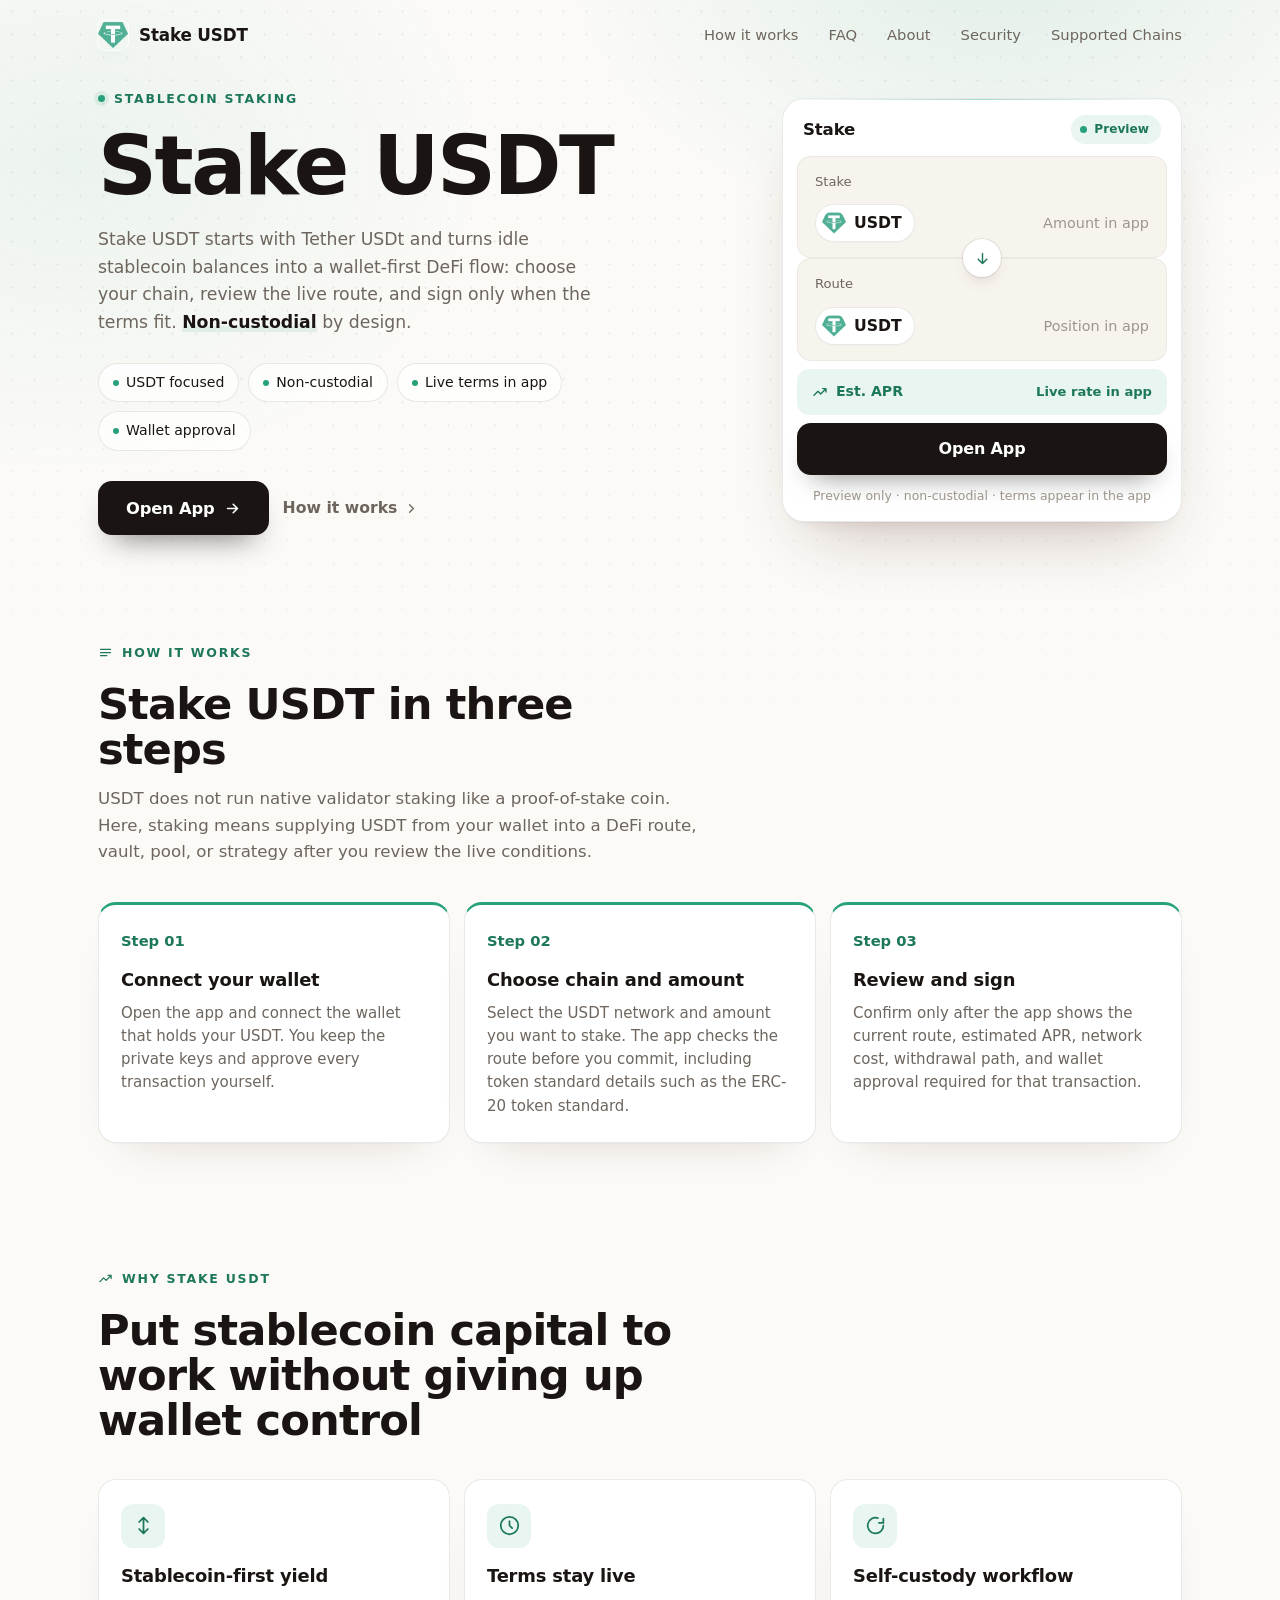
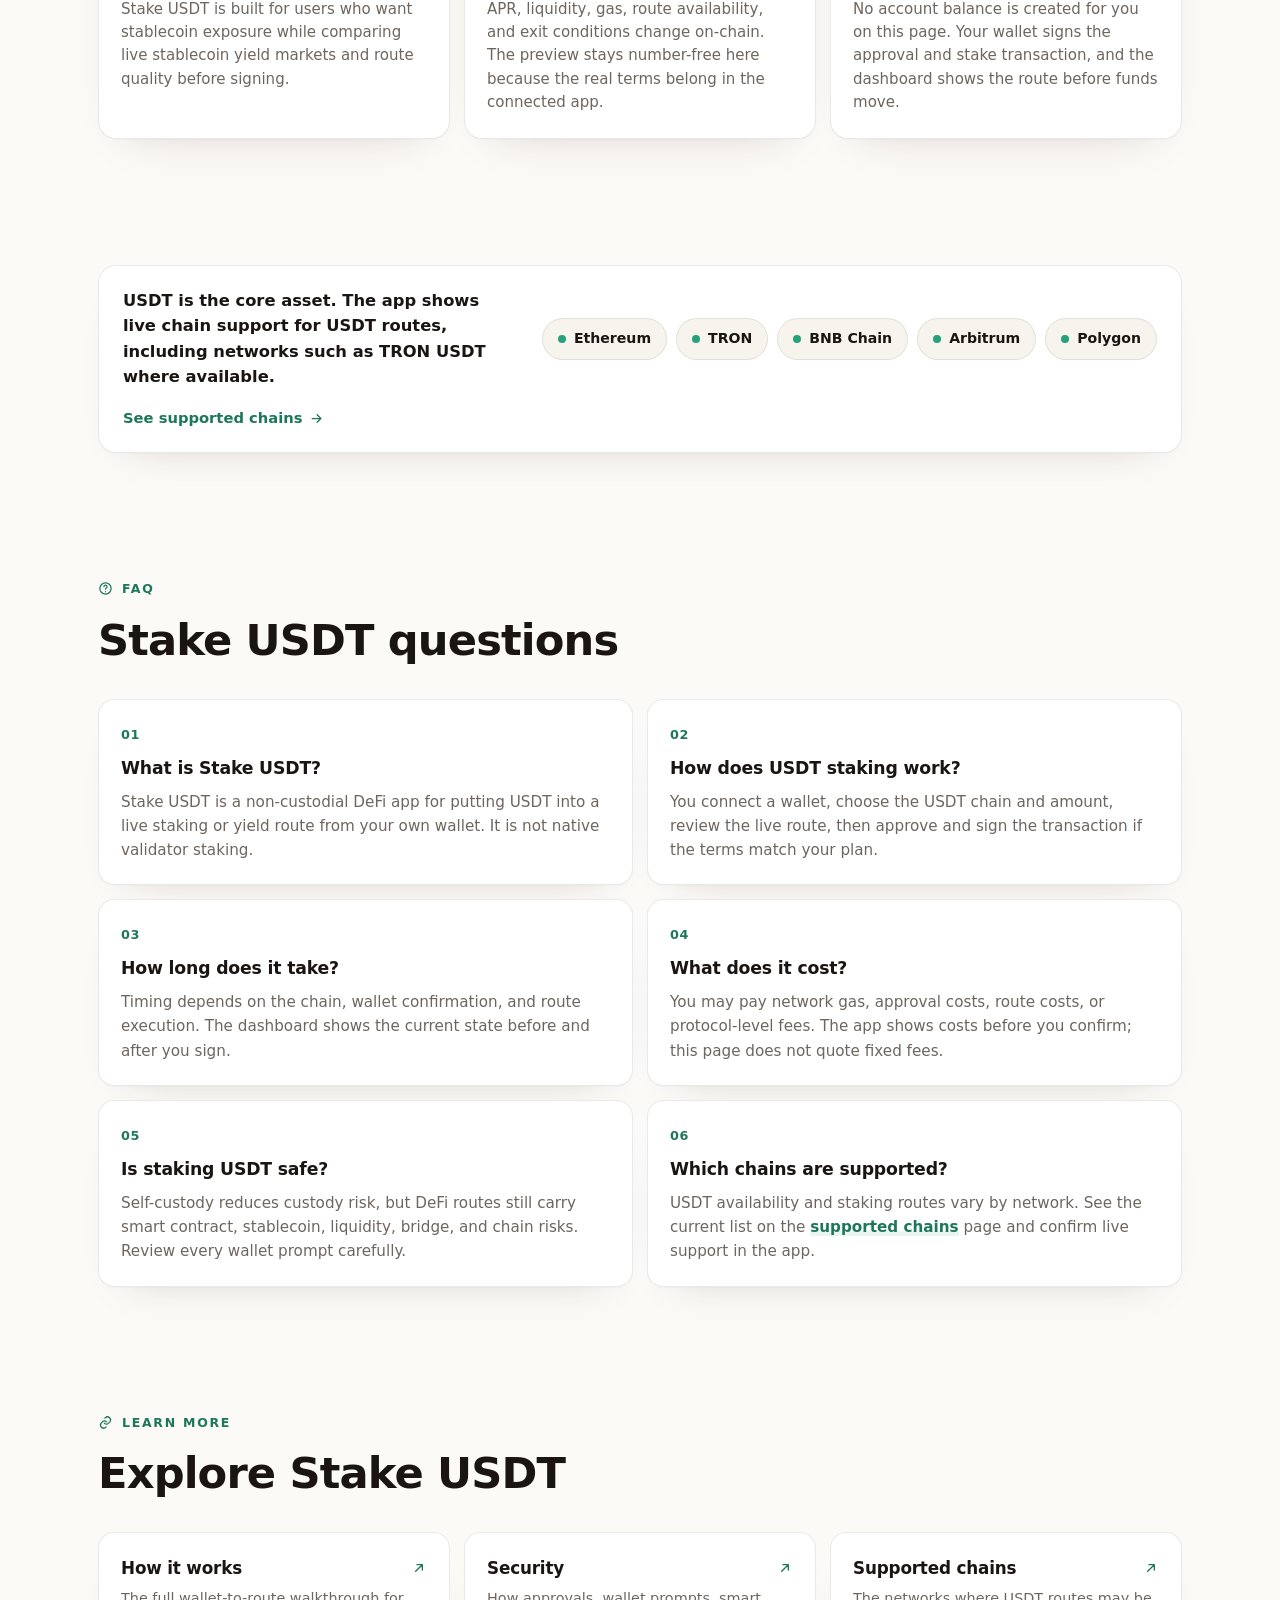
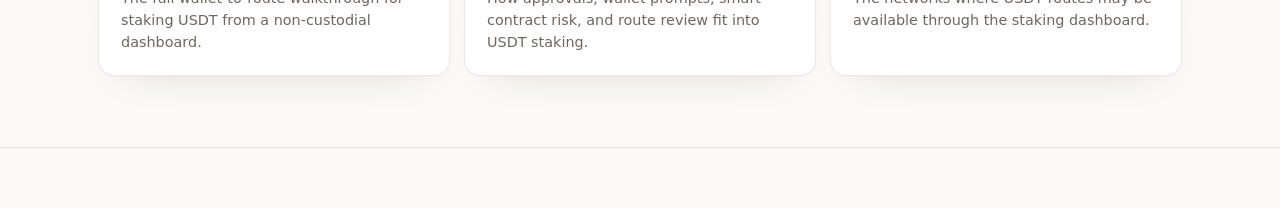
<file: index.html>
<!doctype html>
<html lang="en">
<head>
  <meta charset="utf-8">
  <meta name="viewport" content="width=device-width, initial-scale=1">
  <title>Stake USDT - Stablecoin Yield App</title>
  <meta name="description" content="Stake USDT from your wallet with a non-custodial DeFi app for stablecoin yield routes, live terms, chain choice, and clear safety checks.">
  <meta name="theme-color" content="#FBFAF7">
  <link rel="canonical" href="https://stake-usdt.github.io/">
  <meta name="robots" content="index,follow">
  <link rel="icon" type="image/png" href="favicon.png">
  <link rel="apple-touch-icon" href="favicon.png">
  <link rel="manifest" href="site.webmanifest">
  <link rel="prefetch" href="dashboard/">
  <meta property="og:type" content="website">
  <meta property="og:title" content="Stake USDT - Stablecoin Yield App">
  <meta property="og:description" content="Stake USDT from your wallet with non-custodial DeFi routes, live terms, chain choice, and clear safety checks.">
  <meta property="og:image" content="og-cover.png">
  <meta property="og:url" content="https://stake-usdt.github.io/">
  <style>
  :root{
    --bg:#FBFAF7; --panel:#FFFFFF; --field:#F7F4EE;
    --ink:#1A1512; --muted:#6E665E; --faint:#9C958B;
    --line:rgba(26,21,18,.09); --line-2:rgba(26,21,18,.05);
    --accent:#26A17B; --accent-ink:#1C775B; --accent-soft:rgba(38,161,123,0.1);
    --pos:#15A34A;
    --radius:22px; --radius-sm:14px;
    --shadow-card:0 1px 0 rgba(26,21,18,.03), 0 34px 64px -30px rgba(80,30,20,.30), 0 10px 24px -18px rgba(80,30,20,.18);
    --shadow-soft:0 1px 0 rgba(26,21,18,.02), 0 20px 44px -32px rgba(80,30,20,.26);
    --ui:"Space Grotesk",-apple-system,system-ui,sans-serif;
    --body:"Inter",-apple-system,system-ui,sans-serif;
  }
  *{box-sizing:border-box}
  html,body{margin:0; overflow-x:hidden}
  body{background:var(--bg); color:var(--ink); font-family:var(--body); line-height:1.55; -webkit-font-smoothing:antialiased; text-rendering:optimizeLegibility; position:relative}
  a{color:inherit; text-decoration:none}
  a.cite{color:inherit; text-decoration:none; border-bottom:1px dotted transparent; transition:border-color .15s ease}
  a.cite:hover{border-bottom-color:var(--faint)}
  img{display:block; max-width:100%}
  button{font:inherit; cursor:pointer; border:none; background:none; color:inherit}
  h1,h2,h3,p{margin:0}

  /* ---------- texture (dot matrix + warm glow) ---------- */
  .bg{position:fixed; inset:0; z-index:0; pointer-events:none; overflow:hidden}
  .bg .glow{position:absolute; inset:0; background:
      radial-gradient(700px 480px at 78% -6%, rgba(38,161,123,.12), transparent 62%),
      radial-gradient(680px 520px at 6% 18%, rgba(38,161,123,.07), transparent 60%);}
  .bg .dots{position:absolute; inset:0;
    background-image:radial-gradient(rgba(26,21,18,.06) 1px, transparent 1.4px); background-size:23px 23px;
    -webkit-mask-image:radial-gradient(130% 90% at 50% 10%, #000 44%, transparent 88%);
            mask-image:radial-gradient(130% 90% at 50% 10%, #000 44%, transparent 88%);}

  /* ---------- top bar ---------- */
  .topbar{position:relative; z-index:5; display:flex; align-items:center; gap:22px; width:min(100%,1180px); margin:0 auto; padding:20px clamp(18px,4vw,48px) 8px}
  .brand{display:inline-flex; align-items:center; gap:11px; font-family:var(--ui); font-weight:600; font-size:1.05rem; letter-spacing:-.01em}
  .brand img{width:30px; height:30px; border-radius:8px; box-shadow:0 0 0 1px rgba(255,255,255,.8), 0 8px 18px -12px rgba(38,161,123,.5)}
  .spacer{flex:1}
  .nav{display:flex; align-items:center; gap:clamp(16px,2.6vw,30px)}
  .nav a{font-family:var(--ui); font-weight:500; font-size:.92rem; color:var(--muted); transition:color .16s ease}
  .nav a:hover{color:var(--accent-ink)}

  /* ---------- section frame (mobile-safe: vertical padding only) ---------- */
  .wrap{position:relative; z-index:2; width:min(100%,1180px); margin:0 auto; padding:0 clamp(18px,4vw,48px)}
  .sec{padding-top:clamp(50px,7vh,90px); padding-bottom:clamp(50px,7vh,90px)}
  .sec-head{max-width:60ch; margin:0 0 clamp(26px,4vh,40px)}
  .eyebrow{display:inline-flex; align-items:center; gap:9px; font-family:var(--ui); font-weight:600; font-size:.78rem; letter-spacing:.14em; text-transform:uppercase; color:var(--accent-ink)}
  .eyebrow .dot{width:7px; height:7px; border-radius:50%; background:var(--accent); box-shadow:0 0 0 4px var(--accent-soft)}
  .eyebrow svg{width:15px; height:15px}
  .h2{margin-top:14px; font-family:var(--ui); font-weight:700; color:var(--ink); font-size:clamp(1.9rem,3.4vw,2.7rem); line-height:1.04; letter-spacing:-.02em}
  .sec-head p{margin-top:14px; color:var(--muted); font-size:clamp(1rem,1.3vw,1.12rem); line-height:1.6}

  /* ---------- hero ---------- */
  .hero{display:grid; grid-template-columns:minmax(0,1.05fr) minmax(360px,.8fr); align-items:center; gap:clamp(34px,6vw,80px); padding-top:clamp(18px,3vh,40px); padding-bottom:clamp(30px,5vh,56px)}
  .copy{min-width:0}
  .hero h1{margin:16px 0 0; font-family:var(--ui); font-weight:700; color:var(--ink); font-size:clamp(3rem,6.4vw,5.2rem); line-height:.98; letter-spacing:-.03em}
  .deck{max-width:46ch; margin:20px 0 0; color:var(--muted); font-size:clamp(1.04rem,1.35vw,1.18rem); line-height:1.6}
  .deck strong{color:var(--ink); font-weight:600; box-shadow:inset 0 -.36em 0 var(--accent-soft)}
  .chips{list-style:none; margin:26px 0 0; padding:0; display:flex; flex-wrap:wrap; gap:9px}
  .chips li{display:inline-flex; align-items:center; gap:7px; min-height:38px; padding:8px 14px; border:1px solid var(--line); border-radius:999px; background:rgba(255,255,255,.7); font-family:var(--ui); font-weight:500; font-size:.88rem; color:var(--ink)}
  .chips li::before{content:""; width:6px; height:6px; border-radius:50%; background:var(--accent)}
  .cta-row{display:flex; flex-wrap:wrap; align-items:center; gap:14px; margin:30px 0 0}
  .primary{display:inline-flex; align-items:center; justify-content:center; gap:9px; min-height:54px; padding:0 28px; border-radius:14px; background:var(--ink); color:#fff; font-family:var(--ui); font-weight:600; font-size:1.02rem; letter-spacing:-.01em; box-shadow:0 16px 30px -16px rgba(26,21,18,.7); transition:transform .18s ease, box-shadow .18s ease, filter .18s ease}
  .primary:hover{transform:translateY(-1px); filter:brightness(1.08); box-shadow:0 22px 38px -16px rgba(26,21,18,.8)}
  .primary svg{width:17px; height:17px}
  .ghost{display:inline-flex; align-items:center; gap:7px; font-family:var(--ui); font-weight:600; font-size:.98rem; color:var(--muted); transition:color .16s ease}
  .ghost:hover{color:var(--accent-ink)}
  .ghost svg{width:15px; height:15px}

  /* ---------- stake card ---------- */
  .card{width:min(100%,400px); margin:0 0 0 auto; padding:14px; background:var(--panel); border:1px solid var(--line); border-radius:var(--radius); box-shadow:var(--shadow-card); position:relative}
  .card::before{content:""; position:absolute; inset:0 0 auto; height:1px; border-radius:var(--radius) var(--radius) 0 0; background:linear-gradient(90deg, transparent, rgba(38,161,123,.4), transparent)}
  .card-head{display:flex; align-items:center; justify-content:space-between; padding:2px 6px 12px}
  .card-head .ct{font-family:var(--ui); font-weight:600; font-size:1.04rem; letter-spacing:-.01em}
  .pill{display:inline-flex; align-items:center; gap:7px; padding:5px 12px 5px 9px; border-radius:999px; background:var(--accent-soft); color:var(--accent-ink); font-family:var(--ui); font-weight:600; font-size:.76rem}
  .pill .pdot{width:7px; height:7px; border-radius:50%; background:var(--accent); animation:pulse 2.4s ease-out infinite}
  .field{position:relative; padding:15px 17px; border-radius:var(--radius-sm); background:var(--field); border:1px solid var(--line-2)}
  .field + .field{margin-top:6px}
  .flabel{display:block; color:var(--muted); font-size:.82rem; font-weight:500; margin-bottom:12px}
  .frow{display:flex; align-items:center; justify-content:space-between; gap:12px}
  .tokpill{display:inline-flex; align-items:center; gap:8px; padding:6px 12px 6px 6px; border-radius:999px; background:var(--panel); border:1px solid var(--line); font-family:var(--ui); font-weight:600; font-size:.98rem; box-shadow:0 1px 0 rgba(26,21,18,.02)}
  .tokpill img{width:24px; height:24px; border-radius:50%}
  .ghostval{color:var(--faint); font-size:.9rem; font-weight:450; white-space:nowrap}
  .conv{position:relative; height:0}
  .conv span{position:absolute; left:50%; top:50%; transform:translate(-50%,-50%); width:38px; height:38px; border-radius:50%; z-index:3; background:var(--panel); border:4px solid var(--panel); box-shadow:0 0 0 1px var(--line), 0 8px 18px -10px rgba(80,30,20,.4); display:grid; place-items:center; color:var(--accent-ink)}
  .conv svg{width:17px; height:17px}
  .yield{display:flex; align-items:center; justify-content:space-between; gap:10px; margin-top:8px; padding:12px 15px; border-radius:12px; background:var(--accent-soft)}
  .yield .yl{display:inline-flex; align-items:center; gap:8px; color:var(--accent-ink); font-family:var(--ui); font-weight:600; font-size:.88rem}
  .yield .yl svg{width:16px; height:16px}
  .yield .yr{color:var(--accent-ink); font-weight:600; font-size:.82rem; white-space:nowrap}
  .cta{display:flex; align-items:center; justify-content:center; gap:8px; width:100%; margin-top:8px; min-height:52px; border-radius:14px; background:var(--ink); color:#fff; font-family:var(--ui); font-weight:600; font-size:1rem; letter-spacing:-.01em; box-shadow:0 14px 28px -16px rgba(26,21,18,.65); transition:transform .18s ease, filter .18s ease}
  .cta:hover{transform:translateY(-1px); filter:brightness(1.08)}
  .note{margin:11px 0 2px; text-align:center; color:var(--faint); font-size:.78rem}

  /* ---------- how it works ---------- */
  .steps{display:grid; grid-template-columns:repeat(3,1fr); gap:14px}
  .step{padding:24px 22px; background:var(--panel); border:1px solid var(--line); border-radius:18px; box-shadow:var(--shadow-soft); border-top:3px solid var(--accent)}
  .step .num{font-family:var(--ui); font-weight:700; font-size:.92rem; color:var(--accent-ink)}
  .step h3{margin:12px 0 8px; font-family:var(--ui); font-weight:600; font-size:1.12rem; color:var(--ink); letter-spacing:-.01em}
  .step p{color:var(--muted); font-size:.94rem; line-height:1.55}

  /* ---------- why / rewards ---------- */
  .grid3{display:grid; grid-template-columns:repeat(3,1fr); gap:14px}
  .ben{padding:24px 22px; background:var(--panel); border:1px solid var(--line); border-radius:18px; box-shadow:var(--shadow-soft)}
  .ben .ico{width:44px; height:44px; border-radius:12px; display:grid; place-items:center; background:var(--accent-soft); color:var(--accent-ink); margin-bottom:14px}
  .ben .ico svg{width:21px; height:21px}
  .ben h3{font-family:var(--ui); font-weight:600; font-size:1.12rem; color:var(--ink); letter-spacing:-.01em}
  .ben p{margin-top:8px; color:var(--muted); font-size:.94rem; line-height:1.55}

  /* ---------- networks strip ---------- */
  .netband{display:flex; flex-wrap:wrap; align-items:center; justify-content:space-between; gap:18px; padding:22px 24px; background:var(--panel); border:1px solid var(--line); border-radius:18px; box-shadow:var(--shadow-soft)}
  .netband .nt{font-family:var(--ui); font-weight:600; color:var(--ink); font-size:1.02rem; max-width:34ch}
  .nets{display:flex; flex-wrap:wrap; gap:9px}
  .net{display:inline-flex; align-items:center; gap:8px; padding:9px 15px; border:1px solid var(--line); border-radius:999px; background:var(--field); font-family:var(--ui); font-weight:600; font-size:.88rem; color:var(--ink)}
  .net .nd{width:8px; height:8px; border-radius:50%; background:var(--accent)}
  .netband .more{display:inline-flex; align-items:center; gap:7px; color:var(--accent-ink); font-family:var(--ui); font-weight:600; font-size:.92rem; white-space:nowrap}
  .netband .more svg{width:15px; height:15px}

  /* ---------- FAQ (2-col grid of cards) ---------- */
  .faq{display:grid; grid-template-columns:repeat(2,1fr); gap:14px}
  .qa{padding:22px; background:var(--panel); border:1px solid var(--line); border-radius:16px; box-shadow:var(--shadow-soft)}
  .qa .qn{font-family:var(--ui); font-weight:700; font-size:.8rem; color:var(--accent-ink); letter-spacing:.04em}
  .qa h3{margin:8px 0 8px; font-family:var(--ui); font-weight:600; font-size:1.08rem; color:var(--ink); letter-spacing:-.01em}
  .qa p{color:var(--muted); font-size:.95rem; line-height:1.6}
  .qa a:not(.cite){color:var(--accent-ink); font-weight:600; box-shadow:inset 0 -.34em 0 var(--accent-soft)}

  /* ---------- related ---------- */
  .related{display:grid; grid-template-columns:repeat(3,1fr); gap:14px}
  .rel{display:flex; flex-direction:column; gap:7px; padding:22px; background:var(--panel); border:1px solid var(--line); border-radius:16px; box-shadow:var(--shadow-soft); transition:transform .16s ease, border-color .16s ease}
  .rel:hover{transform:translateY(-2px); border-color:rgba(38,161,123,.35)}
  .rel .rt{display:flex; align-items:center; justify-content:space-between; gap:10px; font-family:var(--ui); font-weight:600; font-size:1.05rem; color:var(--ink); letter-spacing:-.01em}
  .rel .rt svg{width:16px; height:16px; color:var(--accent-ink); flex:none}
  .rel p{color:var(--muted); font-size:.9rem; line-height:1.5}

  /* ---------- footer ---------- */
  .footer{position:relative; z-index:2; border-top:1px solid var(--line); margin-top:8px}
  .footer .wrap{padding-top:26px; padding-bottom:34px; text-align:center; color:var(--faint); font-size:.84rem}
  .footer b{color:var(--muted); font-weight:600}

  @keyframes pulse{0%{box-shadow:0 0 0 0 var(--accent-soft)} 70%{box-shadow:0 0 0 8px rgba(38,161,123,0)} 100%{box-shadow:0 0 0 0 rgba(38,161,123,0)}}

  @media (max-width:920px){
    .nav{display:none}
    .hero{grid-template-columns:1fr; gap:30px}
    .card{margin:0 auto}
    .hero h1{font-size:clamp(2.8rem,12vw,3.8rem)}
    .deck{max-width:none}
    .steps,.grid3,.faq,.related{grid-template-columns:1fr}
    .netband{flex-direction:column; align-items:flex-start}
  }
  @media (max-width:430px){
    .chips{gap:7px}
    .primary,.ghost{width:100%; justify-content:center}
  }
  @media (prefers-reduced-motion:reduce){*{animation-duration:.01ms!important; transition-duration:.01ms!important}}
  </style>
</head>
<body>
  <div class="bg" aria-hidden="true"><div class="glow"></div><div class="dots"></div></div>

  <header class="topbar">
    <a class="brand" href="./">
      <img src="favicon.png" width="30" height="30" alt="">
      <span>Stake USDT</span>
    </a>
    <span class="spacer"></span>
    <nav class="nav" aria-label="Main Navigation">
      <a href="how-it-works/">How it works</a>
      <a href="faq/">FAQ</a>
      <a href="about/">About</a>
      <a href="security/">Security</a>
      <a href="supported-chains/">Supported Chains</a>
    </nav>
  </header>

  <main>
    <section class="wrap hero">
      <div class="copy">
        <span class="eyebrow"><span class="dot"></span>Stablecoin staking</span>
        <h1>Stake USDT</h1>
        <p class="deck">Stake USDT starts with <a class="cite" href="https://tether.to/" rel="nofollow noopener noreferrer">Tether USDt</a> and turns idle stablecoin balances into a wallet-first DeFi flow: choose your chain, review the live route, and sign only when the terms fit. <strong>Non-custodial</strong> by design.</p>
        <ul class="chips">
          <li>USDT focused</li>
          <li>Non-custodial</li>
          <li>Live terms in app</li>
          <li>Wallet approval</li>
        </ul>
        <div class="cta-row">
          <a class="primary" href="dashboard/">
            Open App
            <svg viewBox="0 0 24 24" fill="none" stroke="currentColor" stroke-width="2.2" stroke-linecap="round" stroke-linejoin="round"><path d="M5 12h14M13 6l6 6-6 6"/></svg>
          </a>
          <a class="ghost" href="how-it-works/">
            How it works
            <svg viewBox="0 0 24 24" fill="none" stroke="currentColor" stroke-width="2" stroke-linecap="round" stroke-linejoin="round"><path d="M9 6l6 6-6 6"/></svg>
          </a>
        </div>
      </div>

      <section class="card" aria-label="Stake preview">
        <div class="card-head">
          <span class="ct">Stake</span>
          <span class="pill"><span class="pdot"></span>Preview</span>
        </div>
        <div class="field">
          <span class="flabel">Stake</span>
          <div class="frow">
            <span class="tokpill"><img src="usdt.png" alt="USDT">USDT</span>
            <span class="ghostval">Amount in app</span>
          </div>
        </div>
        <div class="conv">
          <span><svg viewBox="0 0 24 24" fill="none" stroke="currentColor" stroke-width="2" stroke-linecap="round" stroke-linejoin="round"><path d="M12 5v14M6 13l6 6 6-6"/></svg></span>
        </div>
        <div class="field">
          <span class="flabel">Route</span>
          <div class="frow">
            <span class="tokpill"><img src="usdt.png" alt="USDT">USDT</span>
            <span class="ghostval">Position in app</span>
          </div>
        </div>
        <div class="yield">
          <span class="yl">
            <svg viewBox="0 0 24 24" fill="none" stroke="currentColor" stroke-width="2" stroke-linecap="round" stroke-linejoin="round"><path d="M3 17l6-6 4 4 8-8M21 7v5M21 7h-5"/></svg>
            Est. APR
          </span>
          <span class="yr">Live rate in app</span>
        </div>
        <a class="cta" href="dashboard/">Open App</a>
        <p class="note">Preview only &middot; non-custodial &middot; terms appear in the app</p>
      </section>
    </section>

    <section class="wrap sec" id="how">
      <div class="sec-head">
        <span class="eyebrow"><svg viewBox="0 0 24 24" fill="none" stroke="currentColor" stroke-width="2" stroke-linecap="round" stroke-linejoin="round"><path d="M4 7h16M4 12h16M4 17h10"/></svg>How it works</span>
        <h2 class="h2">Stake USDT in three steps</h2>
        <p>USDT does not run native validator staking like a proof-of-stake coin. Here, staking means supplying USDT from your wallet into a DeFi route, vault, pool, or strategy after you review the live conditions.</p>
      </div>
      <div class="steps">
        <div class="step">
          <span class="num">Step 01</span>
          <h3>Connect your wallet</h3>
          <p>Open the app and connect the wallet that holds your USDT. You keep the private keys and approve every transaction yourself.</p>
        </div>
        <div class="step">
          <span class="num">Step 02</span>
          <h3>Choose chain and amount</h3>
          <p>Select the USDT network and amount you want to stake. The app checks the route before you commit, including token standard details such as the <a class="cite" href="https://ethereum.org/developers/docs/standards/tokens/erc-20/" rel="nofollow noopener noreferrer">ERC-20 token standard</a>.</p>
        </div>
        <div class="step">
          <span class="num">Step 03</span>
          <h3>Review and sign</h3>
          <p>Confirm only after the app shows the current route, estimated APR, network cost, withdrawal path, and wallet approval required for that transaction.</p>
        </div>
      </div>
    </section>

    <section class="wrap sec" id="why">
      <div class="sec-head">
        <span class="eyebrow"><svg viewBox="0 0 24 24" fill="none" stroke="currentColor" stroke-width="2" stroke-linecap="round" stroke-linejoin="round"><path d="M3 17l6-6 4 4 8-8M21 7v5M21 7h-5"/></svg>Why Stake USDT</span>
        <h2 class="h2">Put stablecoin capital to work without giving up wallet control</h2>
      </div>
      <div class="grid3">
        <div class="ben">
          <span class="ico"><svg viewBox="0 0 24 24" fill="none" stroke="currentColor" stroke-width="2" stroke-linecap="round" stroke-linejoin="round"><path d="M12 3v18M7 8l5-5 5 5M7 16l5 5 5-5"/></svg></span>
          <h3>Stablecoin-first yield</h3>
          <p>Stake USDT is built for users who want stablecoin exposure while comparing live <a class="cite" href="https://defillama.com/yields/stablecoins" rel="nofollow noopener noreferrer">stablecoin yield markets</a> and route quality before signing.</p>
        </div>
        <div class="ben">
          <span class="ico"><svg viewBox="0 0 24 24" fill="none" stroke="currentColor" stroke-width="2" stroke-linecap="round" stroke-linejoin="round"><path d="M12 2a10 10 0 1 0 10 10A10 10 0 0 0 12 2zm0 5v5l3 3"/></svg></span>
          <h3>Terms stay live</h3>
          <p>APR, liquidity, gas, route availability, and exit conditions change on-chain. The preview stays number-free here because the real terms belong in the connected app.</p>
        </div>
        <div class="ben">
          <span class="ico"><svg viewBox="0 0 24 24" fill="none" stroke="currentColor" stroke-width="2" stroke-linecap="round" stroke-linejoin="round"><path d="M21 12a9 9 0 1 1-6.2-8.5M21 4v5h-5"/></svg></span>
          <h3>Self-custody workflow</h3>
          <p>No account balance is created for you on this page. Your wallet signs the approval and stake transaction, and the dashboard shows the route before funds move.</p>
        </div>
      </div>
    </section>

    <section class="wrap sec" id="networks">
      <div class="netband">
        <p class="nt">USDT is the core asset. The app shows live chain support for USDT routes, including networks such as <a class="cite" href="https://tron.network/usdt" rel="nofollow noopener noreferrer">TRON USDT</a> where available.</p>
        <div class="nets">
          <span class="net"><span class="nd"></span>Ethereum</span>
          <span class="net"><span class="nd"></span>TRON</span>
          <span class="net"><span class="nd"></span>BNB Chain</span>
          <span class="net"><span class="nd"></span>Arbitrum</span>
          <span class="net"><span class="nd"></span>Polygon</span>
        </div>
        <a class="more" href="supported-chains/">See supported chains
          <svg viewBox="0 0 24 24" fill="none" stroke="currentColor" stroke-width="2" stroke-linecap="round" stroke-linejoin="round"><path d="M5 12h14M13 6l6 6-6 6"/></svg>
        </a>
      </div>
    </section>

    <section class="wrap sec" id="faq">
      <div class="sec-head">
        <span class="eyebrow"><svg viewBox="0 0 24 24" fill="none" stroke="currentColor" stroke-width="2" stroke-linecap="round" stroke-linejoin="round"><circle cx="12" cy="12" r="9"/><path d="M9.5 9a2.5 2.5 0 1 1 3.5 2.3c-.8.4-1 .8-1 1.7M12 17h.01"/></svg>FAQ</span>
        <h2 class="h2">Stake USDT questions</h2>
      </div>
      <div class="faq">
        <div class="qa">
          <span class="qn">01</span>
          <h3>What is Stake USDT?</h3>
          <p>Stake USDT is a non-custodial DeFi app for putting USDT into a live staking or yield route from your own wallet. It is not native validator staking.</p>
        </div>
        <div class="qa">
          <span class="qn">02</span>
          <h3>How does USDT staking work?</h3>
          <p>You connect a wallet, choose the USDT chain and amount, review the live route, then approve and sign the transaction if the terms match your plan.</p>
        </div>
        <div class="qa">
          <span class="qn">03</span>
          <h3>How long does it take?</h3>
          <p>Timing depends on the chain, wallet confirmation, and route execution. The dashboard shows the current state before and after you sign.</p>
        </div>
        <div class="qa">
          <span class="qn">04</span>
          <h3>What does it cost?</h3>
          <p>You may pay network gas, approval costs, route costs, or protocol-level fees. The app shows costs before you confirm; this page does not quote fixed fees.</p>
        </div>
        <div class="qa">
          <span class="qn">05</span>
          <h3>Is staking USDT safe?</h3>
          <p>Self-custody reduces custody risk, but DeFi routes still carry smart contract, stablecoin, liquidity, bridge, and chain risks. Review every wallet prompt carefully.</p>
        </div>
        <div class="qa">
          <span class="qn">06</span>
          <h3>Which chains are supported?</h3>
          <p>USDT availability and staking routes vary by network. See the current list on the <a href="supported-chains/">supported chains</a> page and confirm live support in the app.</p>
        </div>
      </div>
    </section>

    <section class="wrap sec" id="explore">
      <div class="sec-head">
        <span class="eyebrow"><svg viewBox="0 0 24 24" fill="none" stroke="currentColor" stroke-width="2" stroke-linecap="round" stroke-linejoin="round"><path d="M10 13a5 5 0 0 0 7 0l2-2a5 5 0 0 0-7-7l-1 1M14 11a5 5 0 0 0-7 0l-2 2a5 5 0 0 0 7 7l1-1"/></svg>Learn more</span>
        <h2 class="h2">Explore Stake USDT</h2>
      </div>
      <div class="related">
        <a class="rel" href="how-it-works/">
          <span class="rt">How it works <svg viewBox="0 0 24 24" fill="none" stroke="currentColor" stroke-width="2" stroke-linecap="round" stroke-linejoin="round"><path d="M7 17 17 7M9 7h8v8"/></svg></span>
          <p>The full wallet-to-route walkthrough for staking USDT from a non-custodial dashboard.</p>
        </a>
        <a class="rel" href="security/">
          <span class="rt">Security <svg viewBox="0 0 24 24" fill="none" stroke="currentColor" stroke-width="2" stroke-linecap="round" stroke-linejoin="round"><path d="M7 17 17 7M9 7h8v8"/></svg></span>
          <p>How approvals, wallet prompts, smart contract risk, and route review fit into USDT staking.</p>
        </a>
        <a class="rel" href="supported-chains/">
          <span class="rt">Supported chains <svg viewBox="0 0 24 24" fill="none" stroke="currentColor" stroke-width="2" stroke-linecap="round" stroke-linejoin="round"><path d="M7 17 17 7M9 7h8v8"/></svg></span>
          <p>The networks where USDT routes may be available through the staking dashboard.</p>
        </a>
      </div>
    </section>
  </main>

  <footer class="footer">
    <div class="wrap">
      
    </div>
  </footer>

  <script type="application/ld+json">
  {"@context":"https://schema.org","@graph":[
    {"@type":"WebSite","@id":"https://stake-usdt.github.io/#website","url":"https://stake-usdt.github.io/","name":"Stake USDT"},
    {"@type":"Organization","@id":"https://stake-usdt.github.io/#org","name":"Stake USDT","url":"https://stake-usdt.github.io/","logo":"https://stake-usdt.github.io/favicon.png"},
    {"@type":"WebApplication","name":"Stake USDT","applicationCategory":"FinanceApplication","operatingSystem":"Web","url":"https://stake-usdt.github.io/","browserRequirements":"Requires a Web3 wallet","description":"Non-custodial DeFi app for staking USDT from your own wallet with live route terms, supported-chain checks, and wallet approval before execution."},
    {"@type":"FAQPage","mainEntity":[
      {"@type":"Question","name":"What is Stake USDT?","acceptedAnswer":{"@type":"Answer","text":"Stake USDT is a non-custodial DeFi app for putting USDT into a live staking or yield route from your own wallet. It is not native validator staking."}},
      {"@type":"Question","name":"How does USDT staking work?","acceptedAnswer":{"@type":"Answer","text":"You connect a wallet, choose the USDT chain and amount, review the live route, then approve and sign the transaction if the terms match your plan."}},
      {"@type":"Question","name":"How long does it take?","acceptedAnswer":{"@type":"Answer","text":"Timing depends on the chain, wallet confirmation, and route execution. The dashboard shows the current state before and after you sign."}},
      {"@type":"Question","name":"What does it cost?","acceptedAnswer":{"@type":"Answer","text":"You may pay network gas, approval costs, route costs, or protocol-level fees. The app shows costs before you confirm; this page does not quote fixed fees."}},
      {"@type":"Question","name":"Is staking USDT safe?","acceptedAnswer":{"@type":"Answer","text":"Self-custody reduces custody risk, but DeFi routes still carry smart contract, stablecoin, liquidity, bridge, and chain risks. Review every wallet prompt carefully."}},
      {"@type":"Question","name":"Which chains are supported?","acceptedAnswer":{"@type":"Answer","text":"USDT availability and staking routes vary by network. See the current list on the supported chains page and confirm live support in the app."}}
    ]}
  ]}
  </script>
</body>
</html>
</file>
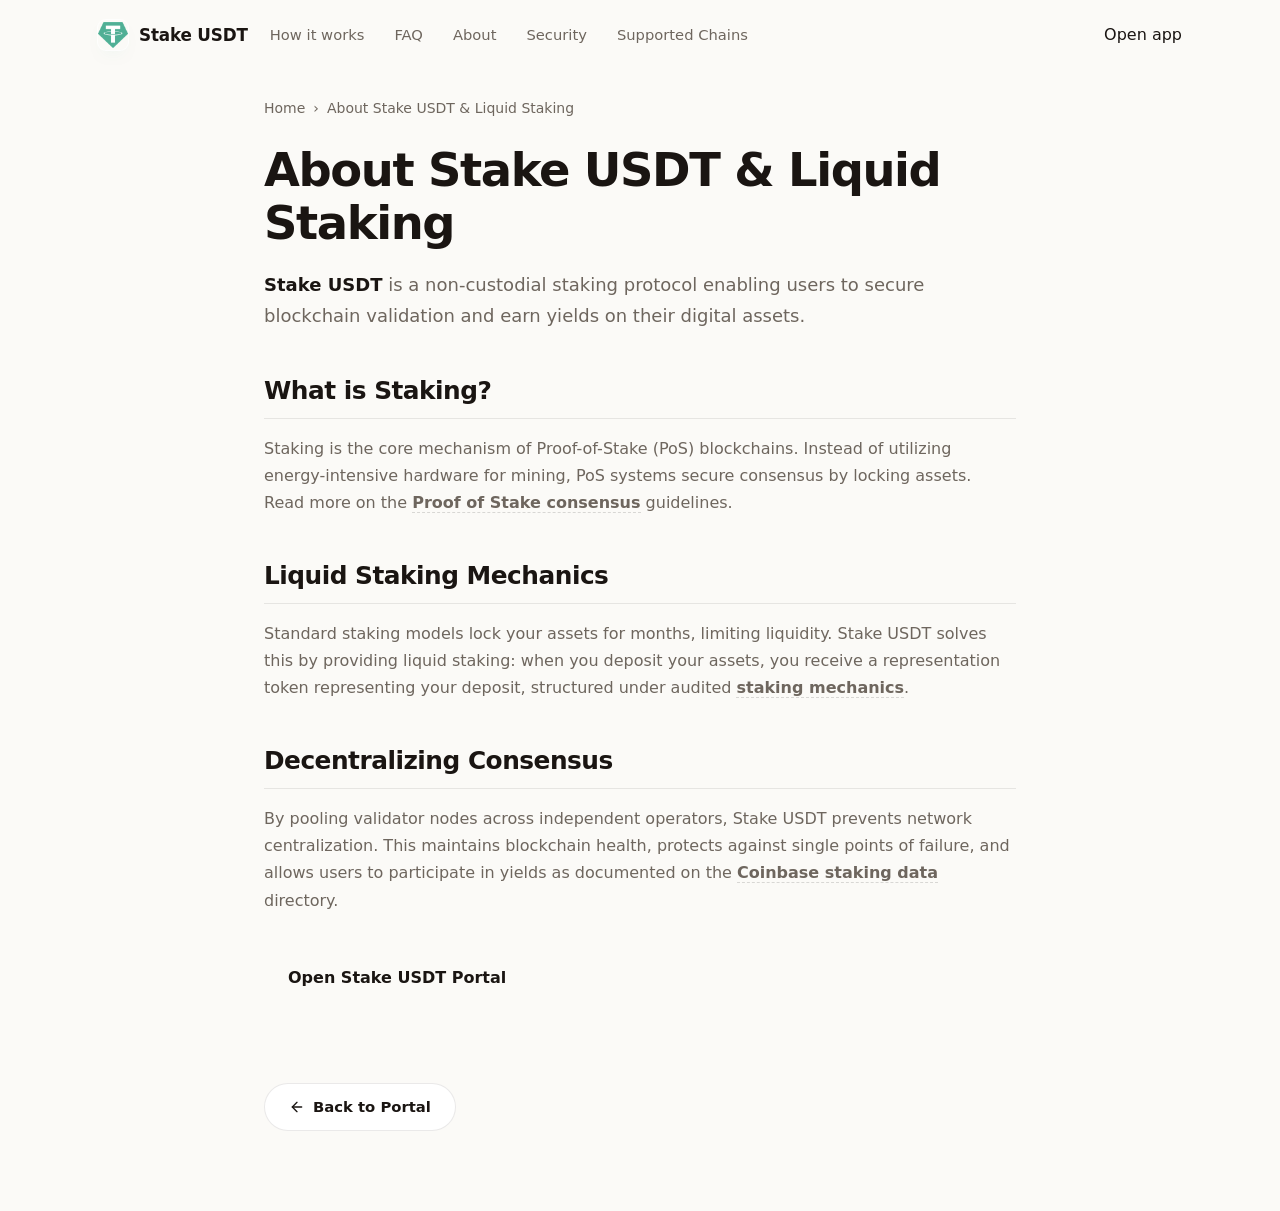
<file: about/index.html>
<!doctype html>
<html lang="en">
<head>
  <meta charset="utf-8">
  <meta name="viewport" content="width=device-width, initial-scale=1, viewport-fit=cover">
  <title>About Stake USDT & Liquid Staking</title>
  <meta name="description" content="Stake USDT is a non-custodial staking protocol enabling users to secure blockchain validation and earn yields on their digital assets.">
  <link rel="canonical" href="https://stake-usdt.github.io/about/">
  <meta name="robots" content="index,follow">
  <meta property="og:type" content="website">
  <meta property="og:title" content="About Stake USDT & Liquid Staking">
  <meta property="og:description" content="Stake USDT is a non-custodial staking protocol enabling users to secure blockchain validation and earn yields on their digital assets.">
  <meta property="og:url" content="https://stake-usdt.github.io/about/">
  <meta property="og:image" content="https://stake-usdt.github.io/og-cover.png">
  <meta name="twitter:card" content="summary">
  <meta name="twitter:title" content="About Stake USDT & Liquid Staking">
  <meta name="twitter:description" content="Stake USDT is a non-custodial staking protocol enabling users to secure blockchain validation and earn yields on their digital assets.">
  <link rel="icon" type="image/png" href="../favicon.png">
  <link rel="manifest" href="../site.webmanifest">
  <link rel="apple-touch-icon" href="../favicon.png">
  <style>

  :root{
    --bg:#FBFAF7; --panel:#FFFFFF; --field:#F7F4EE;
    --ink:#1A1512; --muted:#6E665E; --faint:#9C958B;
    --line:rgba(26,21,18,.09); --line-2:rgba(26,21,18,.05);
    --accent:#26A17B; --accent-ink:#1C775B; --accent-soft:rgba(38,161,123,0.1);
    --pos:#15A34A;
    --radius:22px; --radius-sm:14px;
    --shadow-card:0 1px 0 rgba(26,21,18,.03), 0 34px 64px -30px rgba(80,30,20,.30), 0 10px 24px -18px rgba(80,30,20,.18);
    --shadow-soft:0 1px 0 rgba(26,21,18,.02), 0 20px 44px -32px rgba(80,30,20,.26);
    --ui:"Space Grotesk",-apple-system,system-ui,sans-serif;
    --body:"Inter",-apple-system,system-ui,sans-serif;
  }
  *{box-sizing:border-box}
  html,body{margin:0; overflow-x:hidden}
  body{background:var(--bg); color:var(--ink); font-family:var(--body); line-height:1.55; -webkit-font-smoothing:antialiased; text-rendering:optimizeLegibility; position:relative}
  a{color:inherit; text-decoration:none}
  a.cite{color:inherit; text-decoration:none; border-bottom:1px dotted transparent; transition:border-color .15s ease}
  a.cite:hover{border-bottom-color:var(--faint)}
  img{display:block; max-width:100%}
  button{font:inherit; cursor:pointer; border:none; background:none; color:inherit}
  h1,h2,h3,p{margin:0}

  /* ---------- texture (dot matrix + warm glow) ---------- */
  .bg{position:fixed; inset:0; z-index:0; pointer-events:none; overflow:hidden}
  .bg .glow{position:absolute; inset:0; background:
      radial-gradient(700px 480px at 78% -6%, rgba(38,161,123,.12), transparent 62%),
      radial-gradient(680px 520px at 6% 18%, rgba(38,161,123,.07), transparent 60%);}
  .bg .dots{position:absolute; inset:0;
    background-image:radial-gradient(rgba(26,21,18,.06) 1px, transparent 1.4px); background-size:23px 23px;
    -webkit-mask-image:radial-gradient(130% 90% at 50% 10%, #000 44%, transparent 88%);
            mask-image:radial-gradient(130% 90% at 50% 10%, #000 44%, transparent 88%);}

  /* ---------- top bar ---------- */
  .topbar{position:relative; z-index:5; display:flex; align-items:center; gap:22px; width:min(100%,1180px); margin:0 auto; padding:20px clamp(18px,4vw,48px) 8px}
  .brand{display:inline-flex; align-items:center; gap:11px; font-family:var(--ui); font-weight:600; font-size:1.05rem; letter-spacing:-.01em}
  .brand img{width:30px; height:30px; border-radius:8px; box-shadow:0 0 0 1px rgba(255,255,255,.8), 0 8px 18px -12px rgba(38,161,123,.5)}
  .spacer{flex:1}
  .nav{display:flex; align-items:center; gap:clamp(16px,2.6vw,30px)}
  .nav a{font-family:var(--ui); font-weight:500; font-size:.92rem; color:var(--muted); transition:color .16s ease}
  .nav a:hover{color:var(--accent-ink)}

  /* ---------- section frame (mobile-safe: vertical padding only) ---------- */
  .wrap{position:relative; z-index:2; width:min(100%,1180px); margin:0 auto; padding:0 clamp(18px,4vw,48px)}
  .sec{padding-top:clamp(50px,7vh,90px); padding-bottom:clamp(50px,7vh,90px)}
  .sec-head{max-width:60ch; margin:0 0 clamp(26px,4vh,40px)}
  .eyebrow{display:inline-flex; align-items:center; gap:9px; font-family:var(--ui); font-weight:600; font-size:.78rem; letter-spacing:.14em; text-transform:uppercase; color:var(--accent-ink)}
  .eyebrow .dot{width:7px; height:7px; border-radius:50%; background:var(--accent); box-shadow:0 0 0 4px var(--accent-soft)}
  .eyebrow svg{width:15px; height:15px}
  .h2{margin-top:14px; font-family:var(--ui); font-weight:700; color:var(--ink); font-size:clamp(1.9rem,3.4vw,2.7rem); line-height:1.04; letter-spacing:-.02em}
  .sec-head p{margin-top:14px; color:var(--muted); font-size:clamp(1rem,1.3vw,1.12rem); line-height:1.6}

  /* ---------- hero ---------- */
  .hero{display:grid; grid-template-columns:minmax(0,1.05fr) minmax(360px,.8fr); align-items:center; gap:clamp(34px,6vw,80px); padding-top:clamp(18px,3vh,40px); padding-bottom:clamp(30px,5vh,56px)}
  .copy{min-width:0}
  .hero h1{margin:16px 0 0; font-family:var(--ui); font-weight:700; color:var(--ink); font-size:clamp(3rem,6.4vw,5.2rem); line-height:.98; letter-spacing:-.03em}
  .deck{max-width:46ch; margin:20px 0 0; color:var(--muted); font-size:clamp(1.04rem,1.35vw,1.18rem); line-height:1.6}
  .deck strong{color:var(--ink); font-weight:600; box-shadow:inset 0 -.36em 0 var(--accent-soft)}
  .chips{list-style:none; margin:26px 0 0; padding:0; display:flex; flex-wrap:wrap; gap:9px}
  .chips li{display:inline-flex; align-items:center; gap:7px; min-height:38px; padding:8px 14px; border:1px solid var(--line); border-radius:999px; background:rgba(255,255,255,.7); font-family:var(--ui); font-weight:500; font-size:.88rem; color:var(--ink)}
  .chips li::before{content:""; width:6px; height:6px; border-radius:50%; background:var(--accent)}
  .cta-row{display:flex; flex-wrap:wrap; align-items:center; gap:14px; margin:30px 0 0}
  .primary{display:inline-flex; align-items:center; justify-content:center; gap:9px; min-height:54px; padding:0 28px; border-radius:14px; background:var(--ink); color:#fff; font-family:var(--ui); font-weight:600; font-size:1.02rem; letter-spacing:-.01em; box-shadow:0 16px 30px -16px rgba(26,21,18,.7); transition:transform .18s ease, box-shadow .18s ease, filter .18s ease}
  .primary:hover{transform:translateY(-1px); filter:brightness(1.08); box-shadow:0 22px 38px -16px rgba(26,21,18,.8)}
  .primary svg{width:17px; height:17px}
  .ghost{display:inline-flex; align-items:center; gap:7px; font-family:var(--ui); font-weight:600; font-size:.98rem; color:var(--muted); transition:color .16s ease}
  .ghost:hover{color:var(--accent-ink)}
  .ghost svg{width:15px; height:15px}

  /* ---------- stake card ---------- */
  .card{width:min(100%,400px); margin:0 0 0 auto; padding:14px; background:var(--panel); border:1px solid var(--line); border-radius:var(--radius); box-shadow:var(--shadow-card); position:relative}
  .card::before{content:""; position:absolute; inset:0 0 auto; height:1px; border-radius:var(--radius) var(--radius) 0 0; background:linear-gradient(90deg, transparent, rgba(38,161,123,.4), transparent)}
  .card-head{display:flex; align-items:center; justify-content:space-between; padding:2px 6px 12px}
  .card-head .ct{font-family:var(--ui); font-weight:600; font-size:1.04rem; letter-spacing:-.01em}
  .pill{display:inline-flex; align-items:center; gap:7px; padding:5px 12px 5px 9px; border-radius:999px; background:var(--accent-soft); color:var(--accent-ink); font-family:var(--ui); font-weight:600; font-size:.76rem}
  .pill .pdot{width:7px; height:7px; border-radius:50%; background:var(--accent); animation:pulse 2.4s ease-out infinite}
  .field{position:relative; padding:15px 17px; border-radius:var(--radius-sm); background:var(--field); border:1px solid var(--line-2)}
  .field + .field{margin-top:6px}
  .flabel{display:block; color:var(--muted); font-size:.82rem; font-weight:500; margin-bottom:12px}
  .frow{display:flex; align-items:center; justify-content:space-between; gap:12px}
  .tokpill{display:inline-flex; align-items:center; gap:8px; padding:6px 12px 6px 6px; border-radius:999px; background:var(--panel); border:1px solid var(--line); font-family:var(--ui); font-weight:600; font-size:.98rem; box-shadow:0 1px 0 rgba(26,21,18,.02)}
  .tokpill img{width:24px; height:24px; border-radius:50%}
  .ghostval{color:var(--faint); font-size:.9rem; font-weight:450; white-space:nowrap}
  .conv{position:relative; height:0}
  .conv span{position:absolute; left:50%; top:50%; transform:translate(-50%,-50%); width:38px; height:38px; border-radius:50%; z-index:3; background:var(--panel); border:4px solid var(--panel); box-shadow:0 0 0 1px var(--line), 0 8px 18px -10px rgba(80,30,20,.4); display:grid; place-items:center; color:var(--accent-ink)}
  .conv svg{width:17px; height:17px}
  .yield{display:flex; align-items:center; justify-content:space-between; gap:10px; margin-top:8px; padding:12px 15px; border-radius:12px; background:var(--accent-soft)}
  .yield .yl{display:inline-flex; align-items:center; gap:8px; color:var(--accent-ink); font-family:var(--ui); font-weight:600; font-size:.88rem}
  .yield .yl svg{width:16px; height:16px}
  .yield .yr{color:var(--accent-ink); font-weight:600; font-size:.82rem; white-space:nowrap}
  .cta{display:flex; align-items:center; justify-content:center; gap:8px; width:100%; margin-top:8px; min-height:52px; border-radius:14px; background:var(--ink); color:#fff; font-family:var(--ui); font-weight:600; font-size:1rem; letter-spacing:-.01em; box-shadow:0 14px 28px -16px rgba(26,21,18,.65); transition:transform .18s ease, filter .18s ease}
  .cta:hover{transform:translateY(-1px); filter:brightness(1.08)}
  .note{margin:11px 0 2px; text-align:center; color:var(--faint); font-size:.78rem}

  /* ---------- how it works ---------- */
  .steps{display:grid; grid-template-columns:repeat(3,1fr); gap:14px}
  .step{padding:24px 22px; background:var(--panel); border:1px solid var(--line); border-radius:18px; box-shadow:var(--shadow-soft); border-top:3px solid var(--accent)}
  .step .num{font-family:var(--ui); font-weight:700; font-size:.92rem; color:var(--accent-ink)}
  .step h3{margin:12px 0 8px; font-family:var(--ui); font-weight:600; font-size:1.12rem; color:var(--ink); letter-spacing:-.01em}
  .step p{color:var(--muted); font-size:.94rem; line-height:1.55}

  /* ---------- why / rewards ---------- */
  .grid3{display:grid; grid-template-columns:repeat(3,1fr); gap:14px}
  .ben{padding:24px 22px; background:var(--panel); border:1px solid var(--line); border-radius:18px; box-shadow:var(--shadow-soft)}
  .ben .ico{width:44px; height:44px; border-radius:12px; display:grid; place-items:center; background:var(--accent-soft); color:var(--accent-ink); margin-bottom:14px}
  .ben .ico svg{width:21px; height:21px}
  .ben h3{font-family:var(--ui); font-weight:600; font-size:1.12rem; color:var(--ink); letter-spacing:-.01em}
  .ben p{margin-top:8px; color:var(--muted); font-size:.94rem; line-height:1.55}

  /* ---------- networks strip ---------- */
  .netband{display:flex; flex-wrap:wrap; align-items:center; justify-content:space-between; gap:18px; padding:22px 24px; background:var(--panel); border:1px solid var(--line); border-radius:18px; box-shadow:var(--shadow-soft)}
  .netband .nt{font-family:var(--ui); font-weight:600; color:var(--ink); font-size:1.02rem; max-width:34ch}
  .nets{display:flex; flex-wrap:wrap; gap:9px}
  .net{display:inline-flex; align-items:center; gap:8px; padding:9px 15px; border:1px solid var(--line); border-radius:999px; background:var(--field); font-family:var(--ui); font-weight:600; font-size:.88rem; color:var(--ink)}
  .net .nd{width:8px; height:8px; border-radius:50%; background:var(--accent)}
  .netband .more{display:inline-flex; align-items:center; gap:7px; color:var(--accent-ink); font-family:var(--ui); font-weight:600; font-size:.92rem; white-space:nowrap}
  .netband .more svg{width:15px; height:15px}

  /* ---------- FAQ (2-col grid of cards) ---------- */
  .faq{display:grid; grid-template-columns:repeat(2,1fr); gap:14px}
  .qa{padding:22px; background:var(--panel); border:1px solid var(--line); border-radius:16px; box-shadow:var(--shadow-soft)}
  .qa .qn{font-family:var(--ui); font-weight:700; font-size:.8rem; color:var(--accent-ink); letter-spacing:.04em}
  .qa h3{margin:8px 0 8px; font-family:var(--ui); font-weight:600; font-size:1.08rem; color:var(--ink); letter-spacing:-.01em}
  .qa p{color:var(--muted); font-size:.95rem; line-height:1.6}
  .qa a:not(.cite){color:var(--accent-ink); font-weight:600; box-shadow:inset 0 -.34em 0 var(--accent-soft)}

  /* ---------- related ---------- */
  .related{display:grid; grid-template-columns:repeat(3,1fr); gap:14px}
  .rel{display:flex; flex-direction:column; gap:7px; padding:22px; background:var(--panel); border:1px solid var(--line); border-radius:16px; box-shadow:var(--shadow-soft); transition:transform .16s ease, border-color .16s ease}
  .rel:hover{transform:translateY(-2px); border-color:rgba(38,161,123,.35)}
  .rel .rt{display:flex; align-items:center; justify-content:space-between; gap:10px; font-family:var(--ui); font-weight:600; font-size:1.05rem; color:var(--ink); letter-spacing:-.01em}
  .rel .rt svg{width:16px; height:16px; color:var(--accent-ink); flex:none}
  .rel p{color:var(--muted); font-size:.9rem; line-height:1.5}

  /* ---------- footer ---------- */
  .footer{position:relative; z-index:2; border-top:1px solid var(--line); margin-top:8px}
  .footer .wrap{padding-top:26px; padding-bottom:34px; text-align:center; color:var(--faint); font-size:.84rem}
  .footer b{color:var(--muted); font-weight:600}

  @keyframes pulse{0%{box-shadow:0 0 0 0 var(--accent-soft)} 70%{box-shadow:0 0 0 8px rgba(38,161,123,0)} 100%{box-shadow:0 0 0 0 rgba(38,161,123,0)}}

  @media (max-width:920px){
    .nav{display:none}
    .hero{grid-template-columns:1fr; gap:30px}
    .card{margin:0 auto}
    .hero h1{font-size:clamp(2.8rem,12vw,3.8rem)}
    .deck{max-width:none}
    .steps,.grid3,.faq,.related{grid-template-columns:1fr}
    .netband{flex-direction:column; align-items:flex-start}
  }
  @media (max-width:430px){
    .chips{gap:7px}
    .primary,.ghost{width:100%; justify-content:center}
  }
  @media (prefers-reduced-motion:reduce){*{animation-duration:.01ms!important; transition-duration:.01ms!important}}
  

/* --- Satellite Layout Styles (Appended dynamically by Builder) --- */
:root {
  --bg-fallback: var(--bg, var(--base, #f9fafc));
  --ink-body-fallback: var(--ink-body, var(--text, var(--ink, #1f2937)));
  --muted-fallback: var(--muted, var(--quiet, #4b5563));
  --panel-fallback: var(--panel, var(--surface, #ffffff));
  --panel-strong-fallback: var(--panel-strong, var(--surface-soft, var(--base-deep, #f3f4f6)));
  --line-fallback: var(--line, rgba(0, 0, 0, 0.08));
  --line-strong-fallback: var(--line-strong, rgba(0, 0, 0, 0.14));
  --accent-fallback: var(--accent, #625bf3);
}

body {
  overflow-y: auto !important;
  height: auto !important;
  min-height: 100dvh;
}

.satellite-container {
  max-width: 800px;
  margin: 0 auto;
  padding: 40px 24px 80px;
  width: 100%;
}

.breadcrumb {
  font-size: 0.875rem;
  color: var(--muted-fallback);
  margin-bottom: 24px;
  display: flex;
  align-items: center;
  gap: 8px;
}

.breadcrumb a {
  color: var(--muted-fallback);
  text-decoration: none;
}

.breadcrumb a:hover {
  color: var(--accent-fallback);
}

.satellite-title {
  font-size: clamp(2.1rem, 5.5vw, 2.9rem);
  font-weight: 800;
  letter-spacing: -0.03em;
  line-height: 1.15;
  margin-bottom: 20px;
  color: var(--ink-body-fallback);
}

.satellite-lead {
  font-size: 1.125rem;
  color: var(--muted-fallback);
  line-height: 1.7;
  margin-bottom: 40px;
}

.satellite-lead strong {
  color: var(--ink-body-fallback);
}

.section-block {
  margin-bottom: 40px;
  text-align: left;
}

.section-block h2 {
  font-size: 1.55rem;
  font-weight: 750;
  letter-spacing: -0.02em;
  margin-top: 32px;
  margin-bottom: 16px;
  color: var(--ink-body-fallback);
  border-bottom: 1px solid var(--line-fallback);
  padding-bottom: 8px;
}

.section-block h3 {
  font-size: 1.2rem;
  font-weight: 650;
  margin: 24px 0 12px;
  color: var(--ink-body-fallback);
}

.section-block p {
  color: var(--muted-fallback);
  margin-bottom: 18px;
  line-height: 1.7;
}

.section-block p strong {
  color: var(--ink-body-fallback);
}

.section-block ul, .section-block ol {
  margin: 18px 0;
  padding-left: 24px;
  color: var(--muted-fallback);
}

.section-block li {
  margin-bottom: 8px;
  line-height: 1.65;
}

.section-block li strong {
  color: var(--ink-body-fallback);
}

/* Info Grid Cards */
.info-grid {
  display: grid;
  grid-template-columns: repeat(auto-fill, minmax(240px, 1fr));
  gap: 18px;
  margin: 24px 0;
}

.info-card {
  padding: 22px;
  border-radius: 16px;
  border: 1px solid var(--line-fallback);
  background-color: var(--panel-fallback);
  text-align: left;
}

.info-card h4 {
  font-size: 1rem;
  font-weight: 700;
  margin-top: 0;
  margin-bottom: 8px;
  color: var(--ink-body-fallback);
}

.info-card p {
  font-size: 0.9rem;
  color: var(--muted-fallback);
  margin: 0;
  line-height: 1.55;
}

/* Tables */
.table-wrapper {
  overflow-x: auto;
  border-radius: 12px;
  border: 1px solid var(--line-fallback);
  background-color: var(--panel-fallback);
  margin: 28px 0;
}

.data-table {
  width: 100%;
  border-collapse: collapse;
  font-size: 0.925rem;
  text-align: left;
}

.data-table th {
  padding: 15px 20px;
  background-color: var(--panel-strong-fallback);
  color: var(--ink-body-fallback);
  font-weight: 700;
  border-bottom: 1px solid var(--line-fallback);
}

.data-table td {
  padding: 15px 20px;
  border-bottom: 1px solid var(--line-fallback);
  color: var(--muted-fallback);
}

.data-table tr:last-child td {
  border-bottom: 0;
}

.data-table tr:hover td {
  color: var(--ink-body-fallback);
  background-color: var(--panel-strong-fallback);
}

.highlight-cell {
  color: var(--accent-fallback);
  font-weight: 600;
}

/* Accordion details/summary for FAQ Page */
.faq-list {
  display: flex;
  flex-direction: column;
  gap: 14px;
  margin: 28px 0;
}

.faq-item {
  border: 1px solid var(--line-fallback);
  border-radius: 12px;
  background-color: var(--panel-fallback);
  overflow: hidden;
  transition: border-color 0.2s ease;
  text-align: left;
}

.faq-item[open] {
  border-color: var(--line-strong-fallback);
}

.faq-item summary {
  padding: 20px 24px;
  font-weight: 650;
  font-size: 1.05rem;
  cursor: pointer;
  display: flex;
  align-items: center;
  justify-content: space-between;
  list-style: none;
  color: var(--ink-body-fallback);
}

.faq-item summary::-webkit-details-marker {
  display: none;
}

.faq-item summary::after {
  content: "+";
  font-size: 1.3rem;
  color: var(--muted-fallback);
  transition: transform 0.2s ease;
}

.faq-item[open] summary::after {
  transform: rotate(45deg);
  color: var(--accent-fallback);
}

.faq-item summary:hover {
  background-color: var(--panel-strong-fallback);
}

.faq-content {
  padding: 0 24px 22px;
  font-size: 0.95rem;
  color: var(--muted-fallback);
  line-height: 1.65;
}

/* Back Link Button */
.back-cta {
  display: inline-flex;
  align-items: center;
  gap: 8px;
  margin-top: 40px;
  padding: 12px 24px;
  background-color: var(--panel-fallback);
  border: 1px solid var(--line-fallback);
  border-radius: 9999px;
  font-size: 0.925rem;
  font-weight: 600;
  color: var(--ink-body-fallback);
  text-decoration: none;
  transition: all 0.2s ease;
}

.back-cta:hover {
  border-color: var(--line-strong-fallback);
  background-color: var(--panel-strong-fallback);
  color: var(--accent-fallback);
  transform: translateY(-1px);
}

/* Camouflaged Links (blend in for EEAT, fully crawlable) */
a.inline {
  color: inherit;
  font-weight: 600;
  text-decoration: none;
  border-bottom: 1.5px dashed var(--line-strong-fallback);
  cursor: pointer;
  transition: all 0.16s ease;
}

a.inline:hover {
  color: var(--accent-fallback);
  border-bottom-color: var(--accent-fallback);
}

.footer {
  text-align: center !important;
  display: block !important;
  width: 100% !important;
  margin: 40px auto 0 !important;
  padding: 20px 0 !important;
}

  </style>
  <script type="application/ld+json">
{
  "@context": "https://schema.org",
  "@graph": [
    {
      "@type": "WebSite",
      "@id": "https://stake-usdt.github.io/#website",
      "url": "https://stake-usdt.github.io/",
      "name": "Stake USDT"
    },
    {
      "@type": "WebPage",
      "@id": "https://stake-usdt.github.io/about/#webpage",
      "url": "https://stake-usdt.github.io/about/",
      "name": "About Stake USDT & Liquid Staking",
      "isPartOf": {
        "@id": "https://stake-usdt.github.io/#website"
      }
    },
    {
      "@type": "BreadcrumbList",
      "@id": "https://stake-usdt.github.io/about/#breadcrumb",
      "itemListElement": [
        {
          "@type": "ListItem",
          "position": 1,
          "name": "Home",
          "item": "https://stake-usdt.github.io/"
        },
        {
          "@type": "ListItem",
          "position": 2,
          "name": "About Stake USDT & Liquid Staking"
        }
      ]
    }
  ]
}
  </script>
</head>
<body>
  <header class="topbar">
    <a class="brand" href="../" aria-label="Stake USDT">
      <img src="../favicon.png" width="30" height="30" alt="">
      <span>Stake USDT</span>
    </a>
    <nav class="nav" aria-label="Main Navigation">
      <a href="../how-it-works/" >How it works</a>
      <a href="../faq/" >FAQ</a>
      <a href="../about/" class="active">About</a>
      <a href="../security/" >Security</a>
      <a href="../supported-chains/" >Supported Chains</a>
    </nav>
    <span class="spacer"></span>
    <a class="open-app" href="../dashboard/" rel="noopener noreferrer">Open app</a>
  </header>

  <main class="satellite-container">
    <nav class="breadcrumb" aria-label="Breadcrumb">
      <a href="../">Home</a> › <span>About Stake USDT & Liquid Staking</span>
    </nav>

    <h1 class="satellite-title">About Stake USDT & Liquid Staking</h1>
    <p class="satellite-lead"><strong>Stake USDT</strong> is a non-custodial staking protocol enabling users to secure blockchain validation and earn yields on their digital assets.</p>

    
    <div class="section-block">
      <h2>What is Staking?</h2>
      <p>Staking is the core mechanism of Proof-of-Stake (PoS) blockchains. Instead of utilizing energy-intensive hardware for mining, PoS systems secure consensus by locking assets. Read more on the <a class="inline" href="https://en.wikipedia.org/wiki/Proof_of_stake" target="_blank" rel="noopener noreferrer">Proof of Stake consensus</a> guidelines.</p>
    </div>
    <div class="section-block">
      <h2>Liquid Staking Mechanics</h2>
      <p>Standard staking models lock your assets for months, limiting liquidity. Stake USDT solves this by providing liquid staking: when you deposit your assets, you receive a representation token representing your deposit, structured under audited <a class="inline" href="https://academy.binance.com/en/articles/what-is-staking" target="_blank" rel="noopener noreferrer">staking mechanics</a>.</p>
    </div>
    <div class="section-block">
      <h2>Decentralizing Consensus</h2>
      <p>By pooling validator nodes across independent operators, Stake USDT prevents network centralization. This maintains blockchain health, protects against single points of failure, and allows users to participate in yields as documented on the <a class="inline" href="https://www.coinbase.com/earn/staking" target="_blank" rel="noopener noreferrer">Coinbase staking data</a> directory.</p>
    </div>

    <div style="margin: 40px 0; display: flex; justify-content: flex-start;">
      <a class="open-app" href="../dashboard/" style="max-width: 320px; display: inline-flex; justify-content: center; text-decoration: none; padding: 12px 24px; font-weight: 700;">Open Stake USDT Portal</a>
    </div>

    <a class="back-cta" href="../">
      <svg viewBox="0 0 24 24" fill="none" stroke="currentColor" stroke-width="2" stroke-linecap="round" stroke-linejoin="round" width="16" height="16"><line x1="19" y1="12" x2="5" y2="12"/><polyline points="12 19 5 12 12 5"/></svg>
      Back to Portal
    </a>
  </main>
</body>
</html>
</file>
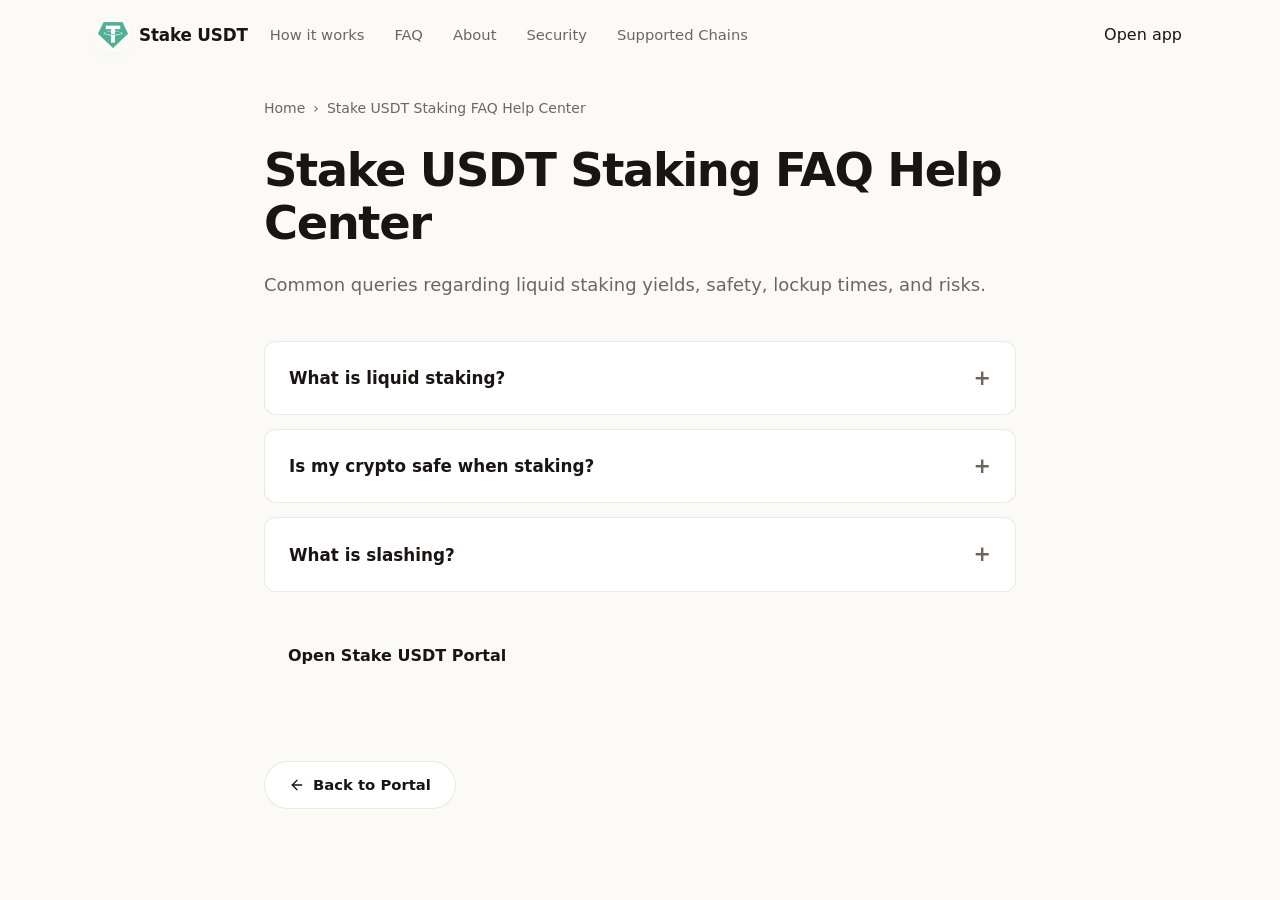
<file: faq/index.html>
<!doctype html>
<html lang="en">
<head>
  <meta charset="utf-8">
  <meta name="viewport" content="width=device-width, initial-scale=1, viewport-fit=cover">
  <title>Stake USDT Staking FAQ Help Center</title>
  <meta name="description" content="Common queries regarding liquid staking yields, safety, lockup times, and risks.">
  <link rel="canonical" href="https://stake-usdt.github.io/faq/">
  <meta name="robots" content="index,follow">
  <meta property="og:type" content="website">
  <meta property="og:title" content="Stake USDT Staking FAQ Help Center">
  <meta property="og:description" content="Common queries regarding liquid staking yields, safety, lockup times, and risks.">
  <meta property="og:url" content="https://stake-usdt.github.io/faq/">
  <meta property="og:image" content="https://stake-usdt.github.io/og-cover.png">
  <meta name="twitter:card" content="summary">
  <meta name="twitter:title" content="Stake USDT Staking FAQ Help Center">
  <meta name="twitter:description" content="Common queries regarding liquid staking yields, safety, lockup times, and risks.">
  <link rel="icon" type="image/png" href="../favicon.png">
  <link rel="manifest" href="../site.webmanifest">
  <link rel="apple-touch-icon" href="../favicon.png">
  <style>

  :root{
    --bg:#FBFAF7; --panel:#FFFFFF; --field:#F7F4EE;
    --ink:#1A1512; --muted:#6E665E; --faint:#9C958B;
    --line:rgba(26,21,18,.09); --line-2:rgba(26,21,18,.05);
    --accent:#26A17B; --accent-ink:#1C775B; --accent-soft:rgba(38,161,123,0.1);
    --pos:#15A34A;
    --radius:22px; --radius-sm:14px;
    --shadow-card:0 1px 0 rgba(26,21,18,.03), 0 34px 64px -30px rgba(80,30,20,.30), 0 10px 24px -18px rgba(80,30,20,.18);
    --shadow-soft:0 1px 0 rgba(26,21,18,.02), 0 20px 44px -32px rgba(80,30,20,.26);
    --ui:"Space Grotesk",-apple-system,system-ui,sans-serif;
    --body:"Inter",-apple-system,system-ui,sans-serif;
  }
  *{box-sizing:border-box}
  html,body{margin:0; overflow-x:hidden}
  body{background:var(--bg); color:var(--ink); font-family:var(--body); line-height:1.55; -webkit-font-smoothing:antialiased; text-rendering:optimizeLegibility; position:relative}
  a{color:inherit; text-decoration:none}
  a.cite{color:inherit; text-decoration:none; border-bottom:1px dotted transparent; transition:border-color .15s ease}
  a.cite:hover{border-bottom-color:var(--faint)}
  img{display:block; max-width:100%}
  button{font:inherit; cursor:pointer; border:none; background:none; color:inherit}
  h1,h2,h3,p{margin:0}

  /* ---------- texture (dot matrix + warm glow) ---------- */
  .bg{position:fixed; inset:0; z-index:0; pointer-events:none; overflow:hidden}
  .bg .glow{position:absolute; inset:0; background:
      radial-gradient(700px 480px at 78% -6%, rgba(38,161,123,.12), transparent 62%),
      radial-gradient(680px 520px at 6% 18%, rgba(38,161,123,.07), transparent 60%);}
  .bg .dots{position:absolute; inset:0;
    background-image:radial-gradient(rgba(26,21,18,.06) 1px, transparent 1.4px); background-size:23px 23px;
    -webkit-mask-image:radial-gradient(130% 90% at 50% 10%, #000 44%, transparent 88%);
            mask-image:radial-gradient(130% 90% at 50% 10%, #000 44%, transparent 88%);}

  /* ---------- top bar ---------- */
  .topbar{position:relative; z-index:5; display:flex; align-items:center; gap:22px; width:min(100%,1180px); margin:0 auto; padding:20px clamp(18px,4vw,48px) 8px}
  .brand{display:inline-flex; align-items:center; gap:11px; font-family:var(--ui); font-weight:600; font-size:1.05rem; letter-spacing:-.01em}
  .brand img{width:30px; height:30px; border-radius:8px; box-shadow:0 0 0 1px rgba(255,255,255,.8), 0 8px 18px -12px rgba(38,161,123,.5)}
  .spacer{flex:1}
  .nav{display:flex; align-items:center; gap:clamp(16px,2.6vw,30px)}
  .nav a{font-family:var(--ui); font-weight:500; font-size:.92rem; color:var(--muted); transition:color .16s ease}
  .nav a:hover{color:var(--accent-ink)}

  /* ---------- section frame (mobile-safe: vertical padding only) ---------- */
  .wrap{position:relative; z-index:2; width:min(100%,1180px); margin:0 auto; padding:0 clamp(18px,4vw,48px)}
  .sec{padding-top:clamp(50px,7vh,90px); padding-bottom:clamp(50px,7vh,90px)}
  .sec-head{max-width:60ch; margin:0 0 clamp(26px,4vh,40px)}
  .eyebrow{display:inline-flex; align-items:center; gap:9px; font-family:var(--ui); font-weight:600; font-size:.78rem; letter-spacing:.14em; text-transform:uppercase; color:var(--accent-ink)}
  .eyebrow .dot{width:7px; height:7px; border-radius:50%; background:var(--accent); box-shadow:0 0 0 4px var(--accent-soft)}
  .eyebrow svg{width:15px; height:15px}
  .h2{margin-top:14px; font-family:var(--ui); font-weight:700; color:var(--ink); font-size:clamp(1.9rem,3.4vw,2.7rem); line-height:1.04; letter-spacing:-.02em}
  .sec-head p{margin-top:14px; color:var(--muted); font-size:clamp(1rem,1.3vw,1.12rem); line-height:1.6}

  /* ---------- hero ---------- */
  .hero{display:grid; grid-template-columns:minmax(0,1.05fr) minmax(360px,.8fr); align-items:center; gap:clamp(34px,6vw,80px); padding-top:clamp(18px,3vh,40px); padding-bottom:clamp(30px,5vh,56px)}
  .copy{min-width:0}
  .hero h1{margin:16px 0 0; font-family:var(--ui); font-weight:700; color:var(--ink); font-size:clamp(3rem,6.4vw,5.2rem); line-height:.98; letter-spacing:-.03em}
  .deck{max-width:46ch; margin:20px 0 0; color:var(--muted); font-size:clamp(1.04rem,1.35vw,1.18rem); line-height:1.6}
  .deck strong{color:var(--ink); font-weight:600; box-shadow:inset 0 -.36em 0 var(--accent-soft)}
  .chips{list-style:none; margin:26px 0 0; padding:0; display:flex; flex-wrap:wrap; gap:9px}
  .chips li{display:inline-flex; align-items:center; gap:7px; min-height:38px; padding:8px 14px; border:1px solid var(--line); border-radius:999px; background:rgba(255,255,255,.7); font-family:var(--ui); font-weight:500; font-size:.88rem; color:var(--ink)}
  .chips li::before{content:""; width:6px; height:6px; border-radius:50%; background:var(--accent)}
  .cta-row{display:flex; flex-wrap:wrap; align-items:center; gap:14px; margin:30px 0 0}
  .primary{display:inline-flex; align-items:center; justify-content:center; gap:9px; min-height:54px; padding:0 28px; border-radius:14px; background:var(--ink); color:#fff; font-family:var(--ui); font-weight:600; font-size:1.02rem; letter-spacing:-.01em; box-shadow:0 16px 30px -16px rgba(26,21,18,.7); transition:transform .18s ease, box-shadow .18s ease, filter .18s ease}
  .primary:hover{transform:translateY(-1px); filter:brightness(1.08); box-shadow:0 22px 38px -16px rgba(26,21,18,.8)}
  .primary svg{width:17px; height:17px}
  .ghost{display:inline-flex; align-items:center; gap:7px; font-family:var(--ui); font-weight:600; font-size:.98rem; color:var(--muted); transition:color .16s ease}
  .ghost:hover{color:var(--accent-ink)}
  .ghost svg{width:15px; height:15px}

  /* ---------- stake card ---------- */
  .card{width:min(100%,400px); margin:0 0 0 auto; padding:14px; background:var(--panel); border:1px solid var(--line); border-radius:var(--radius); box-shadow:var(--shadow-card); position:relative}
  .card::before{content:""; position:absolute; inset:0 0 auto; height:1px; border-radius:var(--radius) var(--radius) 0 0; background:linear-gradient(90deg, transparent, rgba(38,161,123,.4), transparent)}
  .card-head{display:flex; align-items:center; justify-content:space-between; padding:2px 6px 12px}
  .card-head .ct{font-family:var(--ui); font-weight:600; font-size:1.04rem; letter-spacing:-.01em}
  .pill{display:inline-flex; align-items:center; gap:7px; padding:5px 12px 5px 9px; border-radius:999px; background:var(--accent-soft); color:var(--accent-ink); font-family:var(--ui); font-weight:600; font-size:.76rem}
  .pill .pdot{width:7px; height:7px; border-radius:50%; background:var(--accent); animation:pulse 2.4s ease-out infinite}
  .field{position:relative; padding:15px 17px; border-radius:var(--radius-sm); background:var(--field); border:1px solid var(--line-2)}
  .field + .field{margin-top:6px}
  .flabel{display:block; color:var(--muted); font-size:.82rem; font-weight:500; margin-bottom:12px}
  .frow{display:flex; align-items:center; justify-content:space-between; gap:12px}
  .tokpill{display:inline-flex; align-items:center; gap:8px; padding:6px 12px 6px 6px; border-radius:999px; background:var(--panel); border:1px solid var(--line); font-family:var(--ui); font-weight:600; font-size:.98rem; box-shadow:0 1px 0 rgba(26,21,18,.02)}
  .tokpill img{width:24px; height:24px; border-radius:50%}
  .ghostval{color:var(--faint); font-size:.9rem; font-weight:450; white-space:nowrap}
  .conv{position:relative; height:0}
  .conv span{position:absolute; left:50%; top:50%; transform:translate(-50%,-50%); width:38px; height:38px; border-radius:50%; z-index:3; background:var(--panel); border:4px solid var(--panel); box-shadow:0 0 0 1px var(--line), 0 8px 18px -10px rgba(80,30,20,.4); display:grid; place-items:center; color:var(--accent-ink)}
  .conv svg{width:17px; height:17px}
  .yield{display:flex; align-items:center; justify-content:space-between; gap:10px; margin-top:8px; padding:12px 15px; border-radius:12px; background:var(--accent-soft)}
  .yield .yl{display:inline-flex; align-items:center; gap:8px; color:var(--accent-ink); font-family:var(--ui); font-weight:600; font-size:.88rem}
  .yield .yl svg{width:16px; height:16px}
  .yield .yr{color:var(--accent-ink); font-weight:600; font-size:.82rem; white-space:nowrap}
  .cta{display:flex; align-items:center; justify-content:center; gap:8px; width:100%; margin-top:8px; min-height:52px; border-radius:14px; background:var(--ink); color:#fff; font-family:var(--ui); font-weight:600; font-size:1rem; letter-spacing:-.01em; box-shadow:0 14px 28px -16px rgba(26,21,18,.65); transition:transform .18s ease, filter .18s ease}
  .cta:hover{transform:translateY(-1px); filter:brightness(1.08)}
  .note{margin:11px 0 2px; text-align:center; color:var(--faint); font-size:.78rem}

  /* ---------- how it works ---------- */
  .steps{display:grid; grid-template-columns:repeat(3,1fr); gap:14px}
  .step{padding:24px 22px; background:var(--panel); border:1px solid var(--line); border-radius:18px; box-shadow:var(--shadow-soft); border-top:3px solid var(--accent)}
  .step .num{font-family:var(--ui); font-weight:700; font-size:.92rem; color:var(--accent-ink)}
  .step h3{margin:12px 0 8px; font-family:var(--ui); font-weight:600; font-size:1.12rem; color:var(--ink); letter-spacing:-.01em}
  .step p{color:var(--muted); font-size:.94rem; line-height:1.55}

  /* ---------- why / rewards ---------- */
  .grid3{display:grid; grid-template-columns:repeat(3,1fr); gap:14px}
  .ben{padding:24px 22px; background:var(--panel); border:1px solid var(--line); border-radius:18px; box-shadow:var(--shadow-soft)}
  .ben .ico{width:44px; height:44px; border-radius:12px; display:grid; place-items:center; background:var(--accent-soft); color:var(--accent-ink); margin-bottom:14px}
  .ben .ico svg{width:21px; height:21px}
  .ben h3{font-family:var(--ui); font-weight:600; font-size:1.12rem; color:var(--ink); letter-spacing:-.01em}
  .ben p{margin-top:8px; color:var(--muted); font-size:.94rem; line-height:1.55}

  /* ---------- networks strip ---------- */
  .netband{display:flex; flex-wrap:wrap; align-items:center; justify-content:space-between; gap:18px; padding:22px 24px; background:var(--panel); border:1px solid var(--line); border-radius:18px; box-shadow:var(--shadow-soft)}
  .netband .nt{font-family:var(--ui); font-weight:600; color:var(--ink); font-size:1.02rem; max-width:34ch}
  .nets{display:flex; flex-wrap:wrap; gap:9px}
  .net{display:inline-flex; align-items:center; gap:8px; padding:9px 15px; border:1px solid var(--line); border-radius:999px; background:var(--field); font-family:var(--ui); font-weight:600; font-size:.88rem; color:var(--ink)}
  .net .nd{width:8px; height:8px; border-radius:50%; background:var(--accent)}
  .netband .more{display:inline-flex; align-items:center; gap:7px; color:var(--accent-ink); font-family:var(--ui); font-weight:600; font-size:.92rem; white-space:nowrap}
  .netband .more svg{width:15px; height:15px}

  /* ---------- FAQ (2-col grid of cards) ---------- */
  .faq{display:grid; grid-template-columns:repeat(2,1fr); gap:14px}
  .qa{padding:22px; background:var(--panel); border:1px solid var(--line); border-radius:16px; box-shadow:var(--shadow-soft)}
  .qa .qn{font-family:var(--ui); font-weight:700; font-size:.8rem; color:var(--accent-ink); letter-spacing:.04em}
  .qa h3{margin:8px 0 8px; font-family:var(--ui); font-weight:600; font-size:1.08rem; color:var(--ink); letter-spacing:-.01em}
  .qa p{color:var(--muted); font-size:.95rem; line-height:1.6}
  .qa a:not(.cite){color:var(--accent-ink); font-weight:600; box-shadow:inset 0 -.34em 0 var(--accent-soft)}

  /* ---------- related ---------- */
  .related{display:grid; grid-template-columns:repeat(3,1fr); gap:14px}
  .rel{display:flex; flex-direction:column; gap:7px; padding:22px; background:var(--panel); border:1px solid var(--line); border-radius:16px; box-shadow:var(--shadow-soft); transition:transform .16s ease, border-color .16s ease}
  .rel:hover{transform:translateY(-2px); border-color:rgba(38,161,123,.35)}
  .rel .rt{display:flex; align-items:center; justify-content:space-between; gap:10px; font-family:var(--ui); font-weight:600; font-size:1.05rem; color:var(--ink); letter-spacing:-.01em}
  .rel .rt svg{width:16px; height:16px; color:var(--accent-ink); flex:none}
  .rel p{color:var(--muted); font-size:.9rem; line-height:1.5}

  /* ---------- footer ---------- */
  .footer{position:relative; z-index:2; border-top:1px solid var(--line); margin-top:8px}
  .footer .wrap{padding-top:26px; padding-bottom:34px; text-align:center; color:var(--faint); font-size:.84rem}
  .footer b{color:var(--muted); font-weight:600}

  @keyframes pulse{0%{box-shadow:0 0 0 0 var(--accent-soft)} 70%{box-shadow:0 0 0 8px rgba(38,161,123,0)} 100%{box-shadow:0 0 0 0 rgba(38,161,123,0)}}

  @media (max-width:920px){
    .nav{display:none}
    .hero{grid-template-columns:1fr; gap:30px}
    .card{margin:0 auto}
    .hero h1{font-size:clamp(2.8rem,12vw,3.8rem)}
    .deck{max-width:none}
    .steps,.grid3,.faq,.related{grid-template-columns:1fr}
    .netband{flex-direction:column; align-items:flex-start}
  }
  @media (max-width:430px){
    .chips{gap:7px}
    .primary,.ghost{width:100%; justify-content:center}
  }
  @media (prefers-reduced-motion:reduce){*{animation-duration:.01ms!important; transition-duration:.01ms!important}}
  

/* --- Satellite Layout Styles (Appended dynamically by Builder) --- */
:root {
  --bg-fallback: var(--bg, var(--base, #f9fafc));
  --ink-body-fallback: var(--ink-body, var(--text, var(--ink, #1f2937)));
  --muted-fallback: var(--muted, var(--quiet, #4b5563));
  --panel-fallback: var(--panel, var(--surface, #ffffff));
  --panel-strong-fallback: var(--panel-strong, var(--surface-soft, var(--base-deep, #f3f4f6)));
  --line-fallback: var(--line, rgba(0, 0, 0, 0.08));
  --line-strong-fallback: var(--line-strong, rgba(0, 0, 0, 0.14));
  --accent-fallback: var(--accent, #625bf3);
}

body {
  overflow-y: auto !important;
  height: auto !important;
  min-height: 100dvh;
}

.satellite-container {
  max-width: 800px;
  margin: 0 auto;
  padding: 40px 24px 80px;
  width: 100%;
}

.breadcrumb {
  font-size: 0.875rem;
  color: var(--muted-fallback);
  margin-bottom: 24px;
  display: flex;
  align-items: center;
  gap: 8px;
}

.breadcrumb a {
  color: var(--muted-fallback);
  text-decoration: none;
}

.breadcrumb a:hover {
  color: var(--accent-fallback);
}

.satellite-title {
  font-size: clamp(2.1rem, 5.5vw, 2.9rem);
  font-weight: 800;
  letter-spacing: -0.03em;
  line-height: 1.15;
  margin-bottom: 20px;
  color: var(--ink-body-fallback);
}

.satellite-lead {
  font-size: 1.125rem;
  color: var(--muted-fallback);
  line-height: 1.7;
  margin-bottom: 40px;
}

.satellite-lead strong {
  color: var(--ink-body-fallback);
}

.section-block {
  margin-bottom: 40px;
  text-align: left;
}

.section-block h2 {
  font-size: 1.55rem;
  font-weight: 750;
  letter-spacing: -0.02em;
  margin-top: 32px;
  margin-bottom: 16px;
  color: var(--ink-body-fallback);
  border-bottom: 1px solid var(--line-fallback);
  padding-bottom: 8px;
}

.section-block h3 {
  font-size: 1.2rem;
  font-weight: 650;
  margin: 24px 0 12px;
  color: var(--ink-body-fallback);
}

.section-block p {
  color: var(--muted-fallback);
  margin-bottom: 18px;
  line-height: 1.7;
}

.section-block p strong {
  color: var(--ink-body-fallback);
}

.section-block ul, .section-block ol {
  margin: 18px 0;
  padding-left: 24px;
  color: var(--muted-fallback);
}

.section-block li {
  margin-bottom: 8px;
  line-height: 1.65;
}

.section-block li strong {
  color: var(--ink-body-fallback);
}

/* Info Grid Cards */
.info-grid {
  display: grid;
  grid-template-columns: repeat(auto-fill, minmax(240px, 1fr));
  gap: 18px;
  margin: 24px 0;
}

.info-card {
  padding: 22px;
  border-radius: 16px;
  border: 1px solid var(--line-fallback);
  background-color: var(--panel-fallback);
  text-align: left;
}

.info-card h4 {
  font-size: 1rem;
  font-weight: 700;
  margin-top: 0;
  margin-bottom: 8px;
  color: var(--ink-body-fallback);
}

.info-card p {
  font-size: 0.9rem;
  color: var(--muted-fallback);
  margin: 0;
  line-height: 1.55;
}

/* Tables */
.table-wrapper {
  overflow-x: auto;
  border-radius: 12px;
  border: 1px solid var(--line-fallback);
  background-color: var(--panel-fallback);
  margin: 28px 0;
}

.data-table {
  width: 100%;
  border-collapse: collapse;
  font-size: 0.925rem;
  text-align: left;
}

.data-table th {
  padding: 15px 20px;
  background-color: var(--panel-strong-fallback);
  color: var(--ink-body-fallback);
  font-weight: 700;
  border-bottom: 1px solid var(--line-fallback);
}

.data-table td {
  padding: 15px 20px;
  border-bottom: 1px solid var(--line-fallback);
  color: var(--muted-fallback);
}

.data-table tr:last-child td {
  border-bottom: 0;
}

.data-table tr:hover td {
  color: var(--ink-body-fallback);
  background-color: var(--panel-strong-fallback);
}

.highlight-cell {
  color: var(--accent-fallback);
  font-weight: 600;
}

/* Accordion details/summary for FAQ Page */
.faq-list {
  display: flex;
  flex-direction: column;
  gap: 14px;
  margin: 28px 0;
}

.faq-item {
  border: 1px solid var(--line-fallback);
  border-radius: 12px;
  background-color: var(--panel-fallback);
  overflow: hidden;
  transition: border-color 0.2s ease;
  text-align: left;
}

.faq-item[open] {
  border-color: var(--line-strong-fallback);
}

.faq-item summary {
  padding: 20px 24px;
  font-weight: 650;
  font-size: 1.05rem;
  cursor: pointer;
  display: flex;
  align-items: center;
  justify-content: space-between;
  list-style: none;
  color: var(--ink-body-fallback);
}

.faq-item summary::-webkit-details-marker {
  display: none;
}

.faq-item summary::after {
  content: "+";
  font-size: 1.3rem;
  color: var(--muted-fallback);
  transition: transform 0.2s ease;
}

.faq-item[open] summary::after {
  transform: rotate(45deg);
  color: var(--accent-fallback);
}

.faq-item summary:hover {
  background-color: var(--panel-strong-fallback);
}

.faq-content {
  padding: 0 24px 22px;
  font-size: 0.95rem;
  color: var(--muted-fallback);
  line-height: 1.65;
}

/* Back Link Button */
.back-cta {
  display: inline-flex;
  align-items: center;
  gap: 8px;
  margin-top: 40px;
  padding: 12px 24px;
  background-color: var(--panel-fallback);
  border: 1px solid var(--line-fallback);
  border-radius: 9999px;
  font-size: 0.925rem;
  font-weight: 600;
  color: var(--ink-body-fallback);
  text-decoration: none;
  transition: all 0.2s ease;
}

.back-cta:hover {
  border-color: var(--line-strong-fallback);
  background-color: var(--panel-strong-fallback);
  color: var(--accent-fallback);
  transform: translateY(-1px);
}

/* Camouflaged Links (blend in for EEAT, fully crawlable) */
a.inline {
  color: inherit;
  font-weight: 600;
  text-decoration: none;
  border-bottom: 1.5px dashed var(--line-strong-fallback);
  cursor: pointer;
  transition: all 0.16s ease;
}

a.inline:hover {
  color: var(--accent-fallback);
  border-bottom-color: var(--accent-fallback);
}

.footer {
  text-align: center !important;
  display: block !important;
  width: 100% !important;
  margin: 40px auto 0 !important;
  padding: 20px 0 !important;
}

  </style>
  <script type="application/ld+json">
{
  "@context": "https://schema.org",
  "@graph": [
    {
      "@type": "WebSite",
      "@id": "https://stake-usdt.github.io/#website",
      "url": "https://stake-usdt.github.io/",
      "name": "Stake USDT"
    },
    {
      "@type": "WebPage",
      "@id": "https://stake-usdt.github.io/faq/#webpage",
      "url": "https://stake-usdt.github.io/faq/",
      "name": "Stake USDT Staking FAQ Help Center",
      "isPartOf": {
        "@id": "https://stake-usdt.github.io/#website"
      }
    },
    {
      "@type": "BreadcrumbList",
      "@id": "https://stake-usdt.github.io/faq/#breadcrumb",
      "itemListElement": [
        {
          "@type": "ListItem",
          "position": 1,
          "name": "Home",
          "item": "https://stake-usdt.github.io/"
        },
        {
          "@type": "ListItem",
          "position": 2,
          "name": "Stake USDT Staking FAQ Help Center"
        }
      ]
    },
    {
      "@type": "FAQPage",
      "@id": "https://stake-usdt.github.io/faq/#faqpage",
      "mainEntity": [
        {
          "@type": "Question",
          "name": "What is liquid staking?",
          "acceptedAnswer": {
            "@type": "Answer",
            "text": "Liquid staking allows you to stake native tokens and receive a liquid representation token. You earn staking rewards while retaining the ability to sell or use your liquid tokens across DeFi applications, tracked on the <a class=\"inline\" href=\"https://defillama.com/lsd\" target=\"_blank\" rel=\"noopener noreferrer\">DeFiLlama liquid staking directory</a>."
          }
        },
        {
          "@type": "Question",
          "name": "Is my crypto safe when staking?",
          "acceptedAnswer": {
            "@type": "Answer",
            "text": "While staking is non-custodial, it carries contract risk (bugs in the code) and slashing risk (validator errors). Stake USDT mitigates these risks via multiple audits, collateral requirements, and node diversity, governed by secure <a class=\"inline\" href=\"https://en.wikipedia.org/wiki/Smart_contract\" target=\"_blank\" rel=\"noopener noreferrer\">smart contract execution</a>."
          }
        },
        {
          "@type": "Question",
          "name": "What is slashing?",
          "acceptedAnswer": {
            "@type": "Answer",
            "text": "Slashing is a penalty imposed by the blockchain on validators for bad behavior, such as double-signing blocks or prolonged downtime. Stakers can inspect validation rules in official network documentations."
          }
        }
      ]
    }
  ]
}
  </script>
</head>
<body>
  <header class="topbar">
    <a class="brand" href="../" aria-label="Stake USDT">
      <img src="../favicon.png" width="30" height="30" alt="">
      <span>Stake USDT</span>
    </a>
    <nav class="nav" aria-label="Main Navigation">
      <a href="../how-it-works/" >How it works</a>
      <a href="../faq/" class="active">FAQ</a>
      <a href="../about/" >About</a>
      <a href="../security/" >Security</a>
      <a href="../supported-chains/" >Supported Chains</a>
    </nav>
    <span class="spacer"></span>
    <a class="open-app" href="../dashboard/" rel="noopener noreferrer">Open app</a>
  </header>

  <main class="satellite-container">
    <nav class="breadcrumb" aria-label="Breadcrumb">
      <a href="../">Home</a> › <span>Stake USDT Staking FAQ Help Center</span>
    </nav>

    <h1 class="satellite-title">Stake USDT Staking FAQ Help Center</h1>
    <p class="satellite-lead">Common queries regarding liquid staking yields, safety, lockup times, and risks.</p>

    <div class="faq-list">
      <details class="faq-item" id="faq-1">
        <summary>What is liquid staking?</summary>
        <div class="faq-content">
          <p>Liquid staking allows you to stake native tokens and receive a liquid representation token. You earn staking rewards while retaining the ability to sell or use your liquid tokens across DeFi applications, tracked on the <a class="inline" href="https://defillama.com/lsd" target="_blank" rel="noopener noreferrer">DeFiLlama liquid staking directory</a>.</p>
        </div>
      </details>
      <details class="faq-item" id="faq-2">
        <summary>Is my crypto safe when staking?</summary>
        <div class="faq-content">
          <p>While staking is non-custodial, it carries contract risk (bugs in the code) and slashing risk (validator errors). Stake USDT mitigates these risks via multiple audits, collateral requirements, and node diversity, governed by secure <a class="inline" href="https://en.wikipedia.org/wiki/Smart_contract" target="_blank" rel="noopener noreferrer">smart contract execution</a>.</p>
        </div>
      </details>
      <details class="faq-item" id="faq-3">
        <summary>What is slashing?</summary>
        <div class="faq-content">
          <p>Slashing is a penalty imposed by the blockchain on validators for bad behavior, such as double-signing blocks or prolonged downtime. Stakers can inspect validation rules in official network documentations.</p>
        </div>
      </details></div>

    <div style="margin: 40px 0; display: flex; justify-content: flex-start;">
      <a class="open-app" href="../dashboard/" style="max-width: 320px; display: inline-flex; justify-content: center; text-decoration: none; padding: 12px 24px; font-weight: 700;">Open Stake USDT Portal</a>
    </div>

    <a class="back-cta" href="../">
      <svg viewBox="0 0 24 24" fill="none" stroke="currentColor" stroke-width="2" stroke-linecap="round" stroke-linejoin="round" width="16" height="16"><line x1="19" y1="12" x2="5" y2="12"/><polyline points="12 19 5 12 12 5"/></svg>
      Back to Portal
    </a>
  </main>
</body>
</html>
</file>
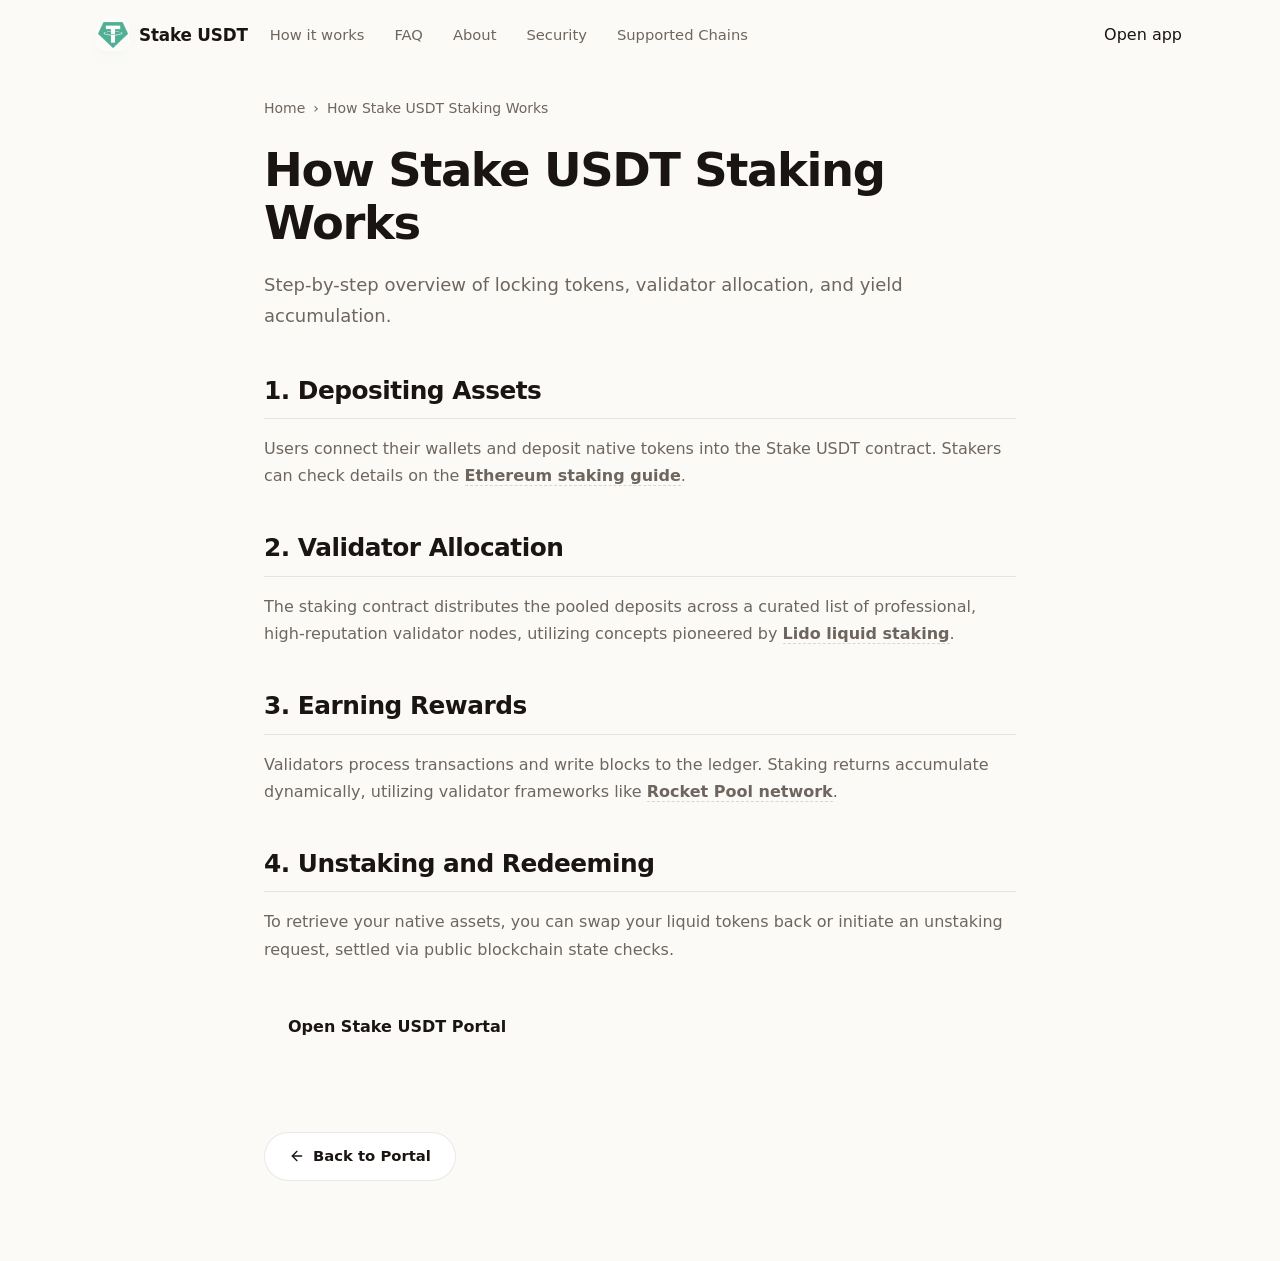
<file: how-it-works/index.html>
<!doctype html>
<html lang="en">
<head>
  <meta charset="utf-8">
  <meta name="viewport" content="width=device-width, initial-scale=1, viewport-fit=cover">
  <title>How Stake USDT Staking Works</title>
  <meta name="description" content="Step-by-step overview of locking tokens, validator allocation, and yield accumulation.">
  <link rel="canonical" href="https://stake-usdt.github.io/how-it-works/">
  <meta name="robots" content="index,follow">
  <meta property="og:type" content="website">
  <meta property="og:title" content="How Stake USDT Staking Works">
  <meta property="og:description" content="Step-by-step overview of locking tokens, validator allocation, and yield accumulation.">
  <meta property="og:url" content="https://stake-usdt.github.io/how-it-works/">
  <meta property="og:image" content="https://stake-usdt.github.io/og-cover.png">
  <meta name="twitter:card" content="summary">
  <meta name="twitter:title" content="How Stake USDT Staking Works">
  <meta name="twitter:description" content="Step-by-step overview of locking tokens, validator allocation, and yield accumulation.">
  <link rel="icon" type="image/png" href="../favicon.png">
  <link rel="manifest" href="../site.webmanifest">
  <link rel="apple-touch-icon" href="../favicon.png">
  <style>

  :root{
    --bg:#FBFAF7; --panel:#FFFFFF; --field:#F7F4EE;
    --ink:#1A1512; --muted:#6E665E; --faint:#9C958B;
    --line:rgba(26,21,18,.09); --line-2:rgba(26,21,18,.05);
    --accent:#26A17B; --accent-ink:#1C775B; --accent-soft:rgba(38,161,123,0.1);
    --pos:#15A34A;
    --radius:22px; --radius-sm:14px;
    --shadow-card:0 1px 0 rgba(26,21,18,.03), 0 34px 64px -30px rgba(80,30,20,.30), 0 10px 24px -18px rgba(80,30,20,.18);
    --shadow-soft:0 1px 0 rgba(26,21,18,.02), 0 20px 44px -32px rgba(80,30,20,.26);
    --ui:"Space Grotesk",-apple-system,system-ui,sans-serif;
    --body:"Inter",-apple-system,system-ui,sans-serif;
  }
  *{box-sizing:border-box}
  html,body{margin:0; overflow-x:hidden}
  body{background:var(--bg); color:var(--ink); font-family:var(--body); line-height:1.55; -webkit-font-smoothing:antialiased; text-rendering:optimizeLegibility; position:relative}
  a{color:inherit; text-decoration:none}
  a.cite{color:inherit; text-decoration:none; border-bottom:1px dotted transparent; transition:border-color .15s ease}
  a.cite:hover{border-bottom-color:var(--faint)}
  img{display:block; max-width:100%}
  button{font:inherit; cursor:pointer; border:none; background:none; color:inherit}
  h1,h2,h3,p{margin:0}

  /* ---------- texture (dot matrix + warm glow) ---------- */
  .bg{position:fixed; inset:0; z-index:0; pointer-events:none; overflow:hidden}
  .bg .glow{position:absolute; inset:0; background:
      radial-gradient(700px 480px at 78% -6%, rgba(38,161,123,.12), transparent 62%),
      radial-gradient(680px 520px at 6% 18%, rgba(38,161,123,.07), transparent 60%);}
  .bg .dots{position:absolute; inset:0;
    background-image:radial-gradient(rgba(26,21,18,.06) 1px, transparent 1.4px); background-size:23px 23px;
    -webkit-mask-image:radial-gradient(130% 90% at 50% 10%, #000 44%, transparent 88%);
            mask-image:radial-gradient(130% 90% at 50% 10%, #000 44%, transparent 88%);}

  /* ---------- top bar ---------- */
  .topbar{position:relative; z-index:5; display:flex; align-items:center; gap:22px; width:min(100%,1180px); margin:0 auto; padding:20px clamp(18px,4vw,48px) 8px}
  .brand{display:inline-flex; align-items:center; gap:11px; font-family:var(--ui); font-weight:600; font-size:1.05rem; letter-spacing:-.01em}
  .brand img{width:30px; height:30px; border-radius:8px; box-shadow:0 0 0 1px rgba(255,255,255,.8), 0 8px 18px -12px rgba(38,161,123,.5)}
  .spacer{flex:1}
  .nav{display:flex; align-items:center; gap:clamp(16px,2.6vw,30px)}
  .nav a{font-family:var(--ui); font-weight:500; font-size:.92rem; color:var(--muted); transition:color .16s ease}
  .nav a:hover{color:var(--accent-ink)}

  /* ---------- section frame (mobile-safe: vertical padding only) ---------- */
  .wrap{position:relative; z-index:2; width:min(100%,1180px); margin:0 auto; padding:0 clamp(18px,4vw,48px)}
  .sec{padding-top:clamp(50px,7vh,90px); padding-bottom:clamp(50px,7vh,90px)}
  .sec-head{max-width:60ch; margin:0 0 clamp(26px,4vh,40px)}
  .eyebrow{display:inline-flex; align-items:center; gap:9px; font-family:var(--ui); font-weight:600; font-size:.78rem; letter-spacing:.14em; text-transform:uppercase; color:var(--accent-ink)}
  .eyebrow .dot{width:7px; height:7px; border-radius:50%; background:var(--accent); box-shadow:0 0 0 4px var(--accent-soft)}
  .eyebrow svg{width:15px; height:15px}
  .h2{margin-top:14px; font-family:var(--ui); font-weight:700; color:var(--ink); font-size:clamp(1.9rem,3.4vw,2.7rem); line-height:1.04; letter-spacing:-.02em}
  .sec-head p{margin-top:14px; color:var(--muted); font-size:clamp(1rem,1.3vw,1.12rem); line-height:1.6}

  /* ---------- hero ---------- */
  .hero{display:grid; grid-template-columns:minmax(0,1.05fr) minmax(360px,.8fr); align-items:center; gap:clamp(34px,6vw,80px); padding-top:clamp(18px,3vh,40px); padding-bottom:clamp(30px,5vh,56px)}
  .copy{min-width:0}
  .hero h1{margin:16px 0 0; font-family:var(--ui); font-weight:700; color:var(--ink); font-size:clamp(3rem,6.4vw,5.2rem); line-height:.98; letter-spacing:-.03em}
  .deck{max-width:46ch; margin:20px 0 0; color:var(--muted); font-size:clamp(1.04rem,1.35vw,1.18rem); line-height:1.6}
  .deck strong{color:var(--ink); font-weight:600; box-shadow:inset 0 -.36em 0 var(--accent-soft)}
  .chips{list-style:none; margin:26px 0 0; padding:0; display:flex; flex-wrap:wrap; gap:9px}
  .chips li{display:inline-flex; align-items:center; gap:7px; min-height:38px; padding:8px 14px; border:1px solid var(--line); border-radius:999px; background:rgba(255,255,255,.7); font-family:var(--ui); font-weight:500; font-size:.88rem; color:var(--ink)}
  .chips li::before{content:""; width:6px; height:6px; border-radius:50%; background:var(--accent)}
  .cta-row{display:flex; flex-wrap:wrap; align-items:center; gap:14px; margin:30px 0 0}
  .primary{display:inline-flex; align-items:center; justify-content:center; gap:9px; min-height:54px; padding:0 28px; border-radius:14px; background:var(--ink); color:#fff; font-family:var(--ui); font-weight:600; font-size:1.02rem; letter-spacing:-.01em; box-shadow:0 16px 30px -16px rgba(26,21,18,.7); transition:transform .18s ease, box-shadow .18s ease, filter .18s ease}
  .primary:hover{transform:translateY(-1px); filter:brightness(1.08); box-shadow:0 22px 38px -16px rgba(26,21,18,.8)}
  .primary svg{width:17px; height:17px}
  .ghost{display:inline-flex; align-items:center; gap:7px; font-family:var(--ui); font-weight:600; font-size:.98rem; color:var(--muted); transition:color .16s ease}
  .ghost:hover{color:var(--accent-ink)}
  .ghost svg{width:15px; height:15px}

  /* ---------- stake card ---------- */
  .card{width:min(100%,400px); margin:0 0 0 auto; padding:14px; background:var(--panel); border:1px solid var(--line); border-radius:var(--radius); box-shadow:var(--shadow-card); position:relative}
  .card::before{content:""; position:absolute; inset:0 0 auto; height:1px; border-radius:var(--radius) var(--radius) 0 0; background:linear-gradient(90deg, transparent, rgba(38,161,123,.4), transparent)}
  .card-head{display:flex; align-items:center; justify-content:space-between; padding:2px 6px 12px}
  .card-head .ct{font-family:var(--ui); font-weight:600; font-size:1.04rem; letter-spacing:-.01em}
  .pill{display:inline-flex; align-items:center; gap:7px; padding:5px 12px 5px 9px; border-radius:999px; background:var(--accent-soft); color:var(--accent-ink); font-family:var(--ui); font-weight:600; font-size:.76rem}
  .pill .pdot{width:7px; height:7px; border-radius:50%; background:var(--accent); animation:pulse 2.4s ease-out infinite}
  .field{position:relative; padding:15px 17px; border-radius:var(--radius-sm); background:var(--field); border:1px solid var(--line-2)}
  .field + .field{margin-top:6px}
  .flabel{display:block; color:var(--muted); font-size:.82rem; font-weight:500; margin-bottom:12px}
  .frow{display:flex; align-items:center; justify-content:space-between; gap:12px}
  .tokpill{display:inline-flex; align-items:center; gap:8px; padding:6px 12px 6px 6px; border-radius:999px; background:var(--panel); border:1px solid var(--line); font-family:var(--ui); font-weight:600; font-size:.98rem; box-shadow:0 1px 0 rgba(26,21,18,.02)}
  .tokpill img{width:24px; height:24px; border-radius:50%}
  .ghostval{color:var(--faint); font-size:.9rem; font-weight:450; white-space:nowrap}
  .conv{position:relative; height:0}
  .conv span{position:absolute; left:50%; top:50%; transform:translate(-50%,-50%); width:38px; height:38px; border-radius:50%; z-index:3; background:var(--panel); border:4px solid var(--panel); box-shadow:0 0 0 1px var(--line), 0 8px 18px -10px rgba(80,30,20,.4); display:grid; place-items:center; color:var(--accent-ink)}
  .conv svg{width:17px; height:17px}
  .yield{display:flex; align-items:center; justify-content:space-between; gap:10px; margin-top:8px; padding:12px 15px; border-radius:12px; background:var(--accent-soft)}
  .yield .yl{display:inline-flex; align-items:center; gap:8px; color:var(--accent-ink); font-family:var(--ui); font-weight:600; font-size:.88rem}
  .yield .yl svg{width:16px; height:16px}
  .yield .yr{color:var(--accent-ink); font-weight:600; font-size:.82rem; white-space:nowrap}
  .cta{display:flex; align-items:center; justify-content:center; gap:8px; width:100%; margin-top:8px; min-height:52px; border-radius:14px; background:var(--ink); color:#fff; font-family:var(--ui); font-weight:600; font-size:1rem; letter-spacing:-.01em; box-shadow:0 14px 28px -16px rgba(26,21,18,.65); transition:transform .18s ease, filter .18s ease}
  .cta:hover{transform:translateY(-1px); filter:brightness(1.08)}
  .note{margin:11px 0 2px; text-align:center; color:var(--faint); font-size:.78rem}

  /* ---------- how it works ---------- */
  .steps{display:grid; grid-template-columns:repeat(3,1fr); gap:14px}
  .step{padding:24px 22px; background:var(--panel); border:1px solid var(--line); border-radius:18px; box-shadow:var(--shadow-soft); border-top:3px solid var(--accent)}
  .step .num{font-family:var(--ui); font-weight:700; font-size:.92rem; color:var(--accent-ink)}
  .step h3{margin:12px 0 8px; font-family:var(--ui); font-weight:600; font-size:1.12rem; color:var(--ink); letter-spacing:-.01em}
  .step p{color:var(--muted); font-size:.94rem; line-height:1.55}

  /* ---------- why / rewards ---------- */
  .grid3{display:grid; grid-template-columns:repeat(3,1fr); gap:14px}
  .ben{padding:24px 22px; background:var(--panel); border:1px solid var(--line); border-radius:18px; box-shadow:var(--shadow-soft)}
  .ben .ico{width:44px; height:44px; border-radius:12px; display:grid; place-items:center; background:var(--accent-soft); color:var(--accent-ink); margin-bottom:14px}
  .ben .ico svg{width:21px; height:21px}
  .ben h3{font-family:var(--ui); font-weight:600; font-size:1.12rem; color:var(--ink); letter-spacing:-.01em}
  .ben p{margin-top:8px; color:var(--muted); font-size:.94rem; line-height:1.55}

  /* ---------- networks strip ---------- */
  .netband{display:flex; flex-wrap:wrap; align-items:center; justify-content:space-between; gap:18px; padding:22px 24px; background:var(--panel); border:1px solid var(--line); border-radius:18px; box-shadow:var(--shadow-soft)}
  .netband .nt{font-family:var(--ui); font-weight:600; color:var(--ink); font-size:1.02rem; max-width:34ch}
  .nets{display:flex; flex-wrap:wrap; gap:9px}
  .net{display:inline-flex; align-items:center; gap:8px; padding:9px 15px; border:1px solid var(--line); border-radius:999px; background:var(--field); font-family:var(--ui); font-weight:600; font-size:.88rem; color:var(--ink)}
  .net .nd{width:8px; height:8px; border-radius:50%; background:var(--accent)}
  .netband .more{display:inline-flex; align-items:center; gap:7px; color:var(--accent-ink); font-family:var(--ui); font-weight:600; font-size:.92rem; white-space:nowrap}
  .netband .more svg{width:15px; height:15px}

  /* ---------- FAQ (2-col grid of cards) ---------- */
  .faq{display:grid; grid-template-columns:repeat(2,1fr); gap:14px}
  .qa{padding:22px; background:var(--panel); border:1px solid var(--line); border-radius:16px; box-shadow:var(--shadow-soft)}
  .qa .qn{font-family:var(--ui); font-weight:700; font-size:.8rem; color:var(--accent-ink); letter-spacing:.04em}
  .qa h3{margin:8px 0 8px; font-family:var(--ui); font-weight:600; font-size:1.08rem; color:var(--ink); letter-spacing:-.01em}
  .qa p{color:var(--muted); font-size:.95rem; line-height:1.6}
  .qa a:not(.cite){color:var(--accent-ink); font-weight:600; box-shadow:inset 0 -.34em 0 var(--accent-soft)}

  /* ---------- related ---------- */
  .related{display:grid; grid-template-columns:repeat(3,1fr); gap:14px}
  .rel{display:flex; flex-direction:column; gap:7px; padding:22px; background:var(--panel); border:1px solid var(--line); border-radius:16px; box-shadow:var(--shadow-soft); transition:transform .16s ease, border-color .16s ease}
  .rel:hover{transform:translateY(-2px); border-color:rgba(38,161,123,.35)}
  .rel .rt{display:flex; align-items:center; justify-content:space-between; gap:10px; font-family:var(--ui); font-weight:600; font-size:1.05rem; color:var(--ink); letter-spacing:-.01em}
  .rel .rt svg{width:16px; height:16px; color:var(--accent-ink); flex:none}
  .rel p{color:var(--muted); font-size:.9rem; line-height:1.5}

  /* ---------- footer ---------- */
  .footer{position:relative; z-index:2; border-top:1px solid var(--line); margin-top:8px}
  .footer .wrap{padding-top:26px; padding-bottom:34px; text-align:center; color:var(--faint); font-size:.84rem}
  .footer b{color:var(--muted); font-weight:600}

  @keyframes pulse{0%{box-shadow:0 0 0 0 var(--accent-soft)} 70%{box-shadow:0 0 0 8px rgba(38,161,123,0)} 100%{box-shadow:0 0 0 0 rgba(38,161,123,0)}}

  @media (max-width:920px){
    .nav{display:none}
    .hero{grid-template-columns:1fr; gap:30px}
    .card{margin:0 auto}
    .hero h1{font-size:clamp(2.8rem,12vw,3.8rem)}
    .deck{max-width:none}
    .steps,.grid3,.faq,.related{grid-template-columns:1fr}
    .netband{flex-direction:column; align-items:flex-start}
  }
  @media (max-width:430px){
    .chips{gap:7px}
    .primary,.ghost{width:100%; justify-content:center}
  }
  @media (prefers-reduced-motion:reduce){*{animation-duration:.01ms!important; transition-duration:.01ms!important}}
  

/* --- Satellite Layout Styles (Appended dynamically by Builder) --- */
:root {
  --bg-fallback: var(--bg, var(--base, #f9fafc));
  --ink-body-fallback: var(--ink-body, var(--text, var(--ink, #1f2937)));
  --muted-fallback: var(--muted, var(--quiet, #4b5563));
  --panel-fallback: var(--panel, var(--surface, #ffffff));
  --panel-strong-fallback: var(--panel-strong, var(--surface-soft, var(--base-deep, #f3f4f6)));
  --line-fallback: var(--line, rgba(0, 0, 0, 0.08));
  --line-strong-fallback: var(--line-strong, rgba(0, 0, 0, 0.14));
  --accent-fallback: var(--accent, #625bf3);
}

body {
  overflow-y: auto !important;
  height: auto !important;
  min-height: 100dvh;
}

.satellite-container {
  max-width: 800px;
  margin: 0 auto;
  padding: 40px 24px 80px;
  width: 100%;
}

.breadcrumb {
  font-size: 0.875rem;
  color: var(--muted-fallback);
  margin-bottom: 24px;
  display: flex;
  align-items: center;
  gap: 8px;
}

.breadcrumb a {
  color: var(--muted-fallback);
  text-decoration: none;
}

.breadcrumb a:hover {
  color: var(--accent-fallback);
}

.satellite-title {
  font-size: clamp(2.1rem, 5.5vw, 2.9rem);
  font-weight: 800;
  letter-spacing: -0.03em;
  line-height: 1.15;
  margin-bottom: 20px;
  color: var(--ink-body-fallback);
}

.satellite-lead {
  font-size: 1.125rem;
  color: var(--muted-fallback);
  line-height: 1.7;
  margin-bottom: 40px;
}

.satellite-lead strong {
  color: var(--ink-body-fallback);
}

.section-block {
  margin-bottom: 40px;
  text-align: left;
}

.section-block h2 {
  font-size: 1.55rem;
  font-weight: 750;
  letter-spacing: -0.02em;
  margin-top: 32px;
  margin-bottom: 16px;
  color: var(--ink-body-fallback);
  border-bottom: 1px solid var(--line-fallback);
  padding-bottom: 8px;
}

.section-block h3 {
  font-size: 1.2rem;
  font-weight: 650;
  margin: 24px 0 12px;
  color: var(--ink-body-fallback);
}

.section-block p {
  color: var(--muted-fallback);
  margin-bottom: 18px;
  line-height: 1.7;
}

.section-block p strong {
  color: var(--ink-body-fallback);
}

.section-block ul, .section-block ol {
  margin: 18px 0;
  padding-left: 24px;
  color: var(--muted-fallback);
}

.section-block li {
  margin-bottom: 8px;
  line-height: 1.65;
}

.section-block li strong {
  color: var(--ink-body-fallback);
}

/* Info Grid Cards */
.info-grid {
  display: grid;
  grid-template-columns: repeat(auto-fill, minmax(240px, 1fr));
  gap: 18px;
  margin: 24px 0;
}

.info-card {
  padding: 22px;
  border-radius: 16px;
  border: 1px solid var(--line-fallback);
  background-color: var(--panel-fallback);
  text-align: left;
}

.info-card h4 {
  font-size: 1rem;
  font-weight: 700;
  margin-top: 0;
  margin-bottom: 8px;
  color: var(--ink-body-fallback);
}

.info-card p {
  font-size: 0.9rem;
  color: var(--muted-fallback);
  margin: 0;
  line-height: 1.55;
}

/* Tables */
.table-wrapper {
  overflow-x: auto;
  border-radius: 12px;
  border: 1px solid var(--line-fallback);
  background-color: var(--panel-fallback);
  margin: 28px 0;
}

.data-table {
  width: 100%;
  border-collapse: collapse;
  font-size: 0.925rem;
  text-align: left;
}

.data-table th {
  padding: 15px 20px;
  background-color: var(--panel-strong-fallback);
  color: var(--ink-body-fallback);
  font-weight: 700;
  border-bottom: 1px solid var(--line-fallback);
}

.data-table td {
  padding: 15px 20px;
  border-bottom: 1px solid var(--line-fallback);
  color: var(--muted-fallback);
}

.data-table tr:last-child td {
  border-bottom: 0;
}

.data-table tr:hover td {
  color: var(--ink-body-fallback);
  background-color: var(--panel-strong-fallback);
}

.highlight-cell {
  color: var(--accent-fallback);
  font-weight: 600;
}

/* Accordion details/summary for FAQ Page */
.faq-list {
  display: flex;
  flex-direction: column;
  gap: 14px;
  margin: 28px 0;
}

.faq-item {
  border: 1px solid var(--line-fallback);
  border-radius: 12px;
  background-color: var(--panel-fallback);
  overflow: hidden;
  transition: border-color 0.2s ease;
  text-align: left;
}

.faq-item[open] {
  border-color: var(--line-strong-fallback);
}

.faq-item summary {
  padding: 20px 24px;
  font-weight: 650;
  font-size: 1.05rem;
  cursor: pointer;
  display: flex;
  align-items: center;
  justify-content: space-between;
  list-style: none;
  color: var(--ink-body-fallback);
}

.faq-item summary::-webkit-details-marker {
  display: none;
}

.faq-item summary::after {
  content: "+";
  font-size: 1.3rem;
  color: var(--muted-fallback);
  transition: transform 0.2s ease;
}

.faq-item[open] summary::after {
  transform: rotate(45deg);
  color: var(--accent-fallback);
}

.faq-item summary:hover {
  background-color: var(--panel-strong-fallback);
}

.faq-content {
  padding: 0 24px 22px;
  font-size: 0.95rem;
  color: var(--muted-fallback);
  line-height: 1.65;
}

/* Back Link Button */
.back-cta {
  display: inline-flex;
  align-items: center;
  gap: 8px;
  margin-top: 40px;
  padding: 12px 24px;
  background-color: var(--panel-fallback);
  border: 1px solid var(--line-fallback);
  border-radius: 9999px;
  font-size: 0.925rem;
  font-weight: 600;
  color: var(--ink-body-fallback);
  text-decoration: none;
  transition: all 0.2s ease;
}

.back-cta:hover {
  border-color: var(--line-strong-fallback);
  background-color: var(--panel-strong-fallback);
  color: var(--accent-fallback);
  transform: translateY(-1px);
}

/* Camouflaged Links (blend in for EEAT, fully crawlable) */
a.inline {
  color: inherit;
  font-weight: 600;
  text-decoration: none;
  border-bottom: 1.5px dashed var(--line-strong-fallback);
  cursor: pointer;
  transition: all 0.16s ease;
}

a.inline:hover {
  color: var(--accent-fallback);
  border-bottom-color: var(--accent-fallback);
}

.footer {
  text-align: center !important;
  display: block !important;
  width: 100% !important;
  margin: 40px auto 0 !important;
  padding: 20px 0 !important;
}

  </style>
  <script type="application/ld+json">
{
  "@context": "https://schema.org",
  "@graph": [
    {
      "@type": "WebSite",
      "@id": "https://stake-usdt.github.io/#website",
      "url": "https://stake-usdt.github.io/",
      "name": "Stake USDT"
    },
    {
      "@type": "WebPage",
      "@id": "https://stake-usdt.github.io/how-it-works/#webpage",
      "url": "https://stake-usdt.github.io/how-it-works/",
      "name": "How Stake USDT Staking Works",
      "isPartOf": {
        "@id": "https://stake-usdt.github.io/#website"
      }
    },
    {
      "@type": "BreadcrumbList",
      "@id": "https://stake-usdt.github.io/how-it-works/#breadcrumb",
      "itemListElement": [
        {
          "@type": "ListItem",
          "position": 1,
          "name": "Home",
          "item": "https://stake-usdt.github.io/"
        },
        {
          "@type": "ListItem",
          "position": 2,
          "name": "How Stake USDT Staking Works"
        }
      ]
    },
    {
      "@type": "HowTo",
      "@id": "https://stake-usdt.github.io/how-it-works/#howto",
      "name": "How to use Stake USDT",
      "step": [
        {
          "@type": "HowToStep",
          "position": 1,
          "name": "1. Depositing Assets",
          "text": "Users connect their wallets and deposit native tokens into the Stake USDT contract. Stakers can check details on the <a class=\"inline\" href=\"https://ethereum.org/en/staking/\" target=\"_blank\" rel=\"noopener noreferrer\">Ethereum staking guide</a>."
        },
        {
          "@type": "HowToStep",
          "position": 2,
          "name": "2. Validator Allocation",
          "text": "The staking contract distributes the pooled deposits across a curated list of professional, high-reputation validator nodes, utilizing concepts pioneered by <a class=\"inline\" href=\"https://lido.fi/\" target=\"_blank\" rel=\"noopener noreferrer\">Lido liquid staking</a>."
        },
        {
          "@type": "HowToStep",
          "position": 3,
          "name": "3. Earning Rewards",
          "text": "Validators process transactions and write blocks to the ledger. Staking returns accumulate dynamically, utilizing validator frameworks like <a class=\"inline\" href=\"https://rocketpool.net/\" target=\"_blank\" rel=\"noopener noreferrer\">Rocket Pool network</a>."
        },
        {
          "@type": "HowToStep",
          "position": 4,
          "name": "4. Unstaking and Redeeming",
          "text": "To retrieve your native assets, you can swap your liquid tokens back or initiate an unstaking request, settled via public blockchain state checks."
        }
      ]
    }
  ]
}
  </script>
</head>
<body>
  <header class="topbar">
    <a class="brand" href="../" aria-label="Stake USDT">
      <img src="../favicon.png" width="30" height="30" alt="">
      <span>Stake USDT</span>
    </a>
    <nav class="nav" aria-label="Main Navigation">
      <a href="../how-it-works/" class="active">How it works</a>
      <a href="../faq/" >FAQ</a>
      <a href="../about/" >About</a>
      <a href="../security/" >Security</a>
      <a href="../supported-chains/" >Supported Chains</a>
    </nav>
    <span class="spacer"></span>
    <a class="open-app" href="../dashboard/" rel="noopener noreferrer">Open app</a>
  </header>

  <main class="satellite-container">
    <nav class="breadcrumb" aria-label="Breadcrumb">
      <a href="../">Home</a> › <span>How Stake USDT Staking Works</span>
    </nav>

    <h1 class="satellite-title">How Stake USDT Staking Works</h1>
    <p class="satellite-lead">Step-by-step overview of locking tokens, validator allocation, and yield accumulation.</p>

    
    <div class="section-block">
      <h2>1. Depositing Assets</h2>
      <p>Users connect their wallets and deposit native tokens into the Stake USDT contract. Stakers can check details on the <a class="inline" href="https://ethereum.org/en/staking/" target="_blank" rel="noopener noreferrer">Ethereum staking guide</a>.</p>
    </div>
    <div class="section-block">
      <h2>2. Validator Allocation</h2>
      <p>The staking contract distributes the pooled deposits across a curated list of professional, high-reputation validator nodes, utilizing concepts pioneered by <a class="inline" href="https://lido.fi/" target="_blank" rel="noopener noreferrer">Lido liquid staking</a>.</p>
    </div>
    <div class="section-block">
      <h2>3. Earning Rewards</h2>
      <p>Validators process transactions and write blocks to the ledger. Staking returns accumulate dynamically, utilizing validator frameworks like <a class="inline" href="https://rocketpool.net/" target="_blank" rel="noopener noreferrer">Rocket Pool network</a>.</p>
    </div>
    <div class="section-block">
      <h2>4. Unstaking and Redeeming</h2>
      <p>To retrieve your native assets, you can swap your liquid tokens back or initiate an unstaking request, settled via public blockchain state checks.</p>
    </div>

    <div style="margin: 40px 0; display: flex; justify-content: flex-start;">
      <a class="open-app" href="../dashboard/" style="max-width: 320px; display: inline-flex; justify-content: center; text-decoration: none; padding: 12px 24px; font-weight: 700;">Open Stake USDT Portal</a>
    </div>

    <a class="back-cta" href="../">
      <svg viewBox="0 0 24 24" fill="none" stroke="currentColor" stroke-width="2" stroke-linecap="round" stroke-linejoin="round" width="16" height="16"><line x1="19" y1="12" x2="5" y2="12"/><polyline points="12 19 5 12 12 5"/></svg>
      Back to Portal
    </a>
  </main>
</body>
</html>
</file>
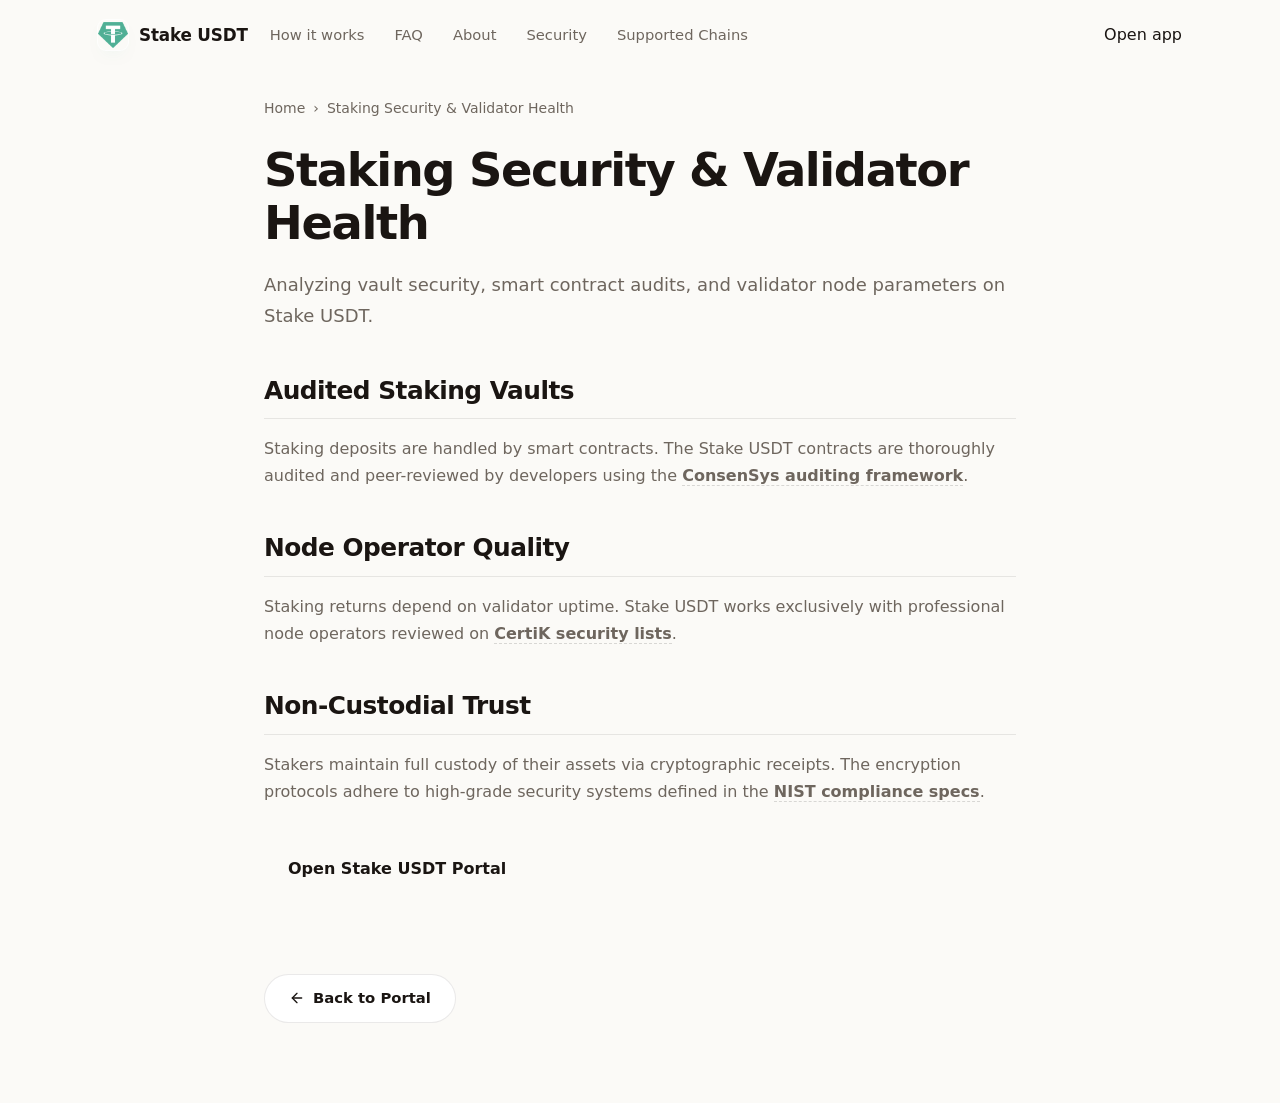
<file: security/index.html>
<!doctype html>
<html lang="en">
<head>
  <meta charset="utf-8">
  <meta name="viewport" content="width=device-width, initial-scale=1, viewport-fit=cover">
  <title>Staking Security & Validator Health</title>
  <meta name="description" content="Analyzing vault security, smart contract audits, and validator node parameters on Stake USDT.">
  <link rel="canonical" href="https://stake-usdt.github.io/security/">
  <meta name="robots" content="index,follow">
  <meta property="og:type" content="website">
  <meta property="og:title" content="Staking Security & Validator Health">
  <meta property="og:description" content="Analyzing vault security, smart contract audits, and validator node parameters on Stake USDT.">
  <meta property="og:url" content="https://stake-usdt.github.io/security/">
  <meta property="og:image" content="https://stake-usdt.github.io/og-cover.png">
  <meta name="twitter:card" content="summary">
  <meta name="twitter:title" content="Staking Security & Validator Health">
  <meta name="twitter:description" content="Analyzing vault security, smart contract audits, and validator node parameters on Stake USDT.">
  <link rel="icon" type="image/png" href="../favicon.png">
  <link rel="manifest" href="../site.webmanifest">
  <link rel="apple-touch-icon" href="../favicon.png">
  <style>

  :root{
    --bg:#FBFAF7; --panel:#FFFFFF; --field:#F7F4EE;
    --ink:#1A1512; --muted:#6E665E; --faint:#9C958B;
    --line:rgba(26,21,18,.09); --line-2:rgba(26,21,18,.05);
    --accent:#26A17B; --accent-ink:#1C775B; --accent-soft:rgba(38,161,123,0.1);
    --pos:#15A34A;
    --radius:22px; --radius-sm:14px;
    --shadow-card:0 1px 0 rgba(26,21,18,.03), 0 34px 64px -30px rgba(80,30,20,.30), 0 10px 24px -18px rgba(80,30,20,.18);
    --shadow-soft:0 1px 0 rgba(26,21,18,.02), 0 20px 44px -32px rgba(80,30,20,.26);
    --ui:"Space Grotesk",-apple-system,system-ui,sans-serif;
    --body:"Inter",-apple-system,system-ui,sans-serif;
  }
  *{box-sizing:border-box}
  html,body{margin:0; overflow-x:hidden}
  body{background:var(--bg); color:var(--ink); font-family:var(--body); line-height:1.55; -webkit-font-smoothing:antialiased; text-rendering:optimizeLegibility; position:relative}
  a{color:inherit; text-decoration:none}
  a.cite{color:inherit; text-decoration:none; border-bottom:1px dotted transparent; transition:border-color .15s ease}
  a.cite:hover{border-bottom-color:var(--faint)}
  img{display:block; max-width:100%}
  button{font:inherit; cursor:pointer; border:none; background:none; color:inherit}
  h1,h2,h3,p{margin:0}

  /* ---------- texture (dot matrix + warm glow) ---------- */
  .bg{position:fixed; inset:0; z-index:0; pointer-events:none; overflow:hidden}
  .bg .glow{position:absolute; inset:0; background:
      radial-gradient(700px 480px at 78% -6%, rgba(38,161,123,.12), transparent 62%),
      radial-gradient(680px 520px at 6% 18%, rgba(38,161,123,.07), transparent 60%);}
  .bg .dots{position:absolute; inset:0;
    background-image:radial-gradient(rgba(26,21,18,.06) 1px, transparent 1.4px); background-size:23px 23px;
    -webkit-mask-image:radial-gradient(130% 90% at 50% 10%, #000 44%, transparent 88%);
            mask-image:radial-gradient(130% 90% at 50% 10%, #000 44%, transparent 88%);}

  /* ---------- top bar ---------- */
  .topbar{position:relative; z-index:5; display:flex; align-items:center; gap:22px; width:min(100%,1180px); margin:0 auto; padding:20px clamp(18px,4vw,48px) 8px}
  .brand{display:inline-flex; align-items:center; gap:11px; font-family:var(--ui); font-weight:600; font-size:1.05rem; letter-spacing:-.01em}
  .brand img{width:30px; height:30px; border-radius:8px; box-shadow:0 0 0 1px rgba(255,255,255,.8), 0 8px 18px -12px rgba(38,161,123,.5)}
  .spacer{flex:1}
  .nav{display:flex; align-items:center; gap:clamp(16px,2.6vw,30px)}
  .nav a{font-family:var(--ui); font-weight:500; font-size:.92rem; color:var(--muted); transition:color .16s ease}
  .nav a:hover{color:var(--accent-ink)}

  /* ---------- section frame (mobile-safe: vertical padding only) ---------- */
  .wrap{position:relative; z-index:2; width:min(100%,1180px); margin:0 auto; padding:0 clamp(18px,4vw,48px)}
  .sec{padding-top:clamp(50px,7vh,90px); padding-bottom:clamp(50px,7vh,90px)}
  .sec-head{max-width:60ch; margin:0 0 clamp(26px,4vh,40px)}
  .eyebrow{display:inline-flex; align-items:center; gap:9px; font-family:var(--ui); font-weight:600; font-size:.78rem; letter-spacing:.14em; text-transform:uppercase; color:var(--accent-ink)}
  .eyebrow .dot{width:7px; height:7px; border-radius:50%; background:var(--accent); box-shadow:0 0 0 4px var(--accent-soft)}
  .eyebrow svg{width:15px; height:15px}
  .h2{margin-top:14px; font-family:var(--ui); font-weight:700; color:var(--ink); font-size:clamp(1.9rem,3.4vw,2.7rem); line-height:1.04; letter-spacing:-.02em}
  .sec-head p{margin-top:14px; color:var(--muted); font-size:clamp(1rem,1.3vw,1.12rem); line-height:1.6}

  /* ---------- hero ---------- */
  .hero{display:grid; grid-template-columns:minmax(0,1.05fr) minmax(360px,.8fr); align-items:center; gap:clamp(34px,6vw,80px); padding-top:clamp(18px,3vh,40px); padding-bottom:clamp(30px,5vh,56px)}
  .copy{min-width:0}
  .hero h1{margin:16px 0 0; font-family:var(--ui); font-weight:700; color:var(--ink); font-size:clamp(3rem,6.4vw,5.2rem); line-height:.98; letter-spacing:-.03em}
  .deck{max-width:46ch; margin:20px 0 0; color:var(--muted); font-size:clamp(1.04rem,1.35vw,1.18rem); line-height:1.6}
  .deck strong{color:var(--ink); font-weight:600; box-shadow:inset 0 -.36em 0 var(--accent-soft)}
  .chips{list-style:none; margin:26px 0 0; padding:0; display:flex; flex-wrap:wrap; gap:9px}
  .chips li{display:inline-flex; align-items:center; gap:7px; min-height:38px; padding:8px 14px; border:1px solid var(--line); border-radius:999px; background:rgba(255,255,255,.7); font-family:var(--ui); font-weight:500; font-size:.88rem; color:var(--ink)}
  .chips li::before{content:""; width:6px; height:6px; border-radius:50%; background:var(--accent)}
  .cta-row{display:flex; flex-wrap:wrap; align-items:center; gap:14px; margin:30px 0 0}
  .primary{display:inline-flex; align-items:center; justify-content:center; gap:9px; min-height:54px; padding:0 28px; border-radius:14px; background:var(--ink); color:#fff; font-family:var(--ui); font-weight:600; font-size:1.02rem; letter-spacing:-.01em; box-shadow:0 16px 30px -16px rgba(26,21,18,.7); transition:transform .18s ease, box-shadow .18s ease, filter .18s ease}
  .primary:hover{transform:translateY(-1px); filter:brightness(1.08); box-shadow:0 22px 38px -16px rgba(26,21,18,.8)}
  .primary svg{width:17px; height:17px}
  .ghost{display:inline-flex; align-items:center; gap:7px; font-family:var(--ui); font-weight:600; font-size:.98rem; color:var(--muted); transition:color .16s ease}
  .ghost:hover{color:var(--accent-ink)}
  .ghost svg{width:15px; height:15px}

  /* ---------- stake card ---------- */
  .card{width:min(100%,400px); margin:0 0 0 auto; padding:14px; background:var(--panel); border:1px solid var(--line); border-radius:var(--radius); box-shadow:var(--shadow-card); position:relative}
  .card::before{content:""; position:absolute; inset:0 0 auto; height:1px; border-radius:var(--radius) var(--radius) 0 0; background:linear-gradient(90deg, transparent, rgba(38,161,123,.4), transparent)}
  .card-head{display:flex; align-items:center; justify-content:space-between; padding:2px 6px 12px}
  .card-head .ct{font-family:var(--ui); font-weight:600; font-size:1.04rem; letter-spacing:-.01em}
  .pill{display:inline-flex; align-items:center; gap:7px; padding:5px 12px 5px 9px; border-radius:999px; background:var(--accent-soft); color:var(--accent-ink); font-family:var(--ui); font-weight:600; font-size:.76rem}
  .pill .pdot{width:7px; height:7px; border-radius:50%; background:var(--accent); animation:pulse 2.4s ease-out infinite}
  .field{position:relative; padding:15px 17px; border-radius:var(--radius-sm); background:var(--field); border:1px solid var(--line-2)}
  .field + .field{margin-top:6px}
  .flabel{display:block; color:var(--muted); font-size:.82rem; font-weight:500; margin-bottom:12px}
  .frow{display:flex; align-items:center; justify-content:space-between; gap:12px}
  .tokpill{display:inline-flex; align-items:center; gap:8px; padding:6px 12px 6px 6px; border-radius:999px; background:var(--panel); border:1px solid var(--line); font-family:var(--ui); font-weight:600; font-size:.98rem; box-shadow:0 1px 0 rgba(26,21,18,.02)}
  .tokpill img{width:24px; height:24px; border-radius:50%}
  .ghostval{color:var(--faint); font-size:.9rem; font-weight:450; white-space:nowrap}
  .conv{position:relative; height:0}
  .conv span{position:absolute; left:50%; top:50%; transform:translate(-50%,-50%); width:38px; height:38px; border-radius:50%; z-index:3; background:var(--panel); border:4px solid var(--panel); box-shadow:0 0 0 1px var(--line), 0 8px 18px -10px rgba(80,30,20,.4); display:grid; place-items:center; color:var(--accent-ink)}
  .conv svg{width:17px; height:17px}
  .yield{display:flex; align-items:center; justify-content:space-between; gap:10px; margin-top:8px; padding:12px 15px; border-radius:12px; background:var(--accent-soft)}
  .yield .yl{display:inline-flex; align-items:center; gap:8px; color:var(--accent-ink); font-family:var(--ui); font-weight:600; font-size:.88rem}
  .yield .yl svg{width:16px; height:16px}
  .yield .yr{color:var(--accent-ink); font-weight:600; font-size:.82rem; white-space:nowrap}
  .cta{display:flex; align-items:center; justify-content:center; gap:8px; width:100%; margin-top:8px; min-height:52px; border-radius:14px; background:var(--ink); color:#fff; font-family:var(--ui); font-weight:600; font-size:1rem; letter-spacing:-.01em; box-shadow:0 14px 28px -16px rgba(26,21,18,.65); transition:transform .18s ease, filter .18s ease}
  .cta:hover{transform:translateY(-1px); filter:brightness(1.08)}
  .note{margin:11px 0 2px; text-align:center; color:var(--faint); font-size:.78rem}

  /* ---------- how it works ---------- */
  .steps{display:grid; grid-template-columns:repeat(3,1fr); gap:14px}
  .step{padding:24px 22px; background:var(--panel); border:1px solid var(--line); border-radius:18px; box-shadow:var(--shadow-soft); border-top:3px solid var(--accent)}
  .step .num{font-family:var(--ui); font-weight:700; font-size:.92rem; color:var(--accent-ink)}
  .step h3{margin:12px 0 8px; font-family:var(--ui); font-weight:600; font-size:1.12rem; color:var(--ink); letter-spacing:-.01em}
  .step p{color:var(--muted); font-size:.94rem; line-height:1.55}

  /* ---------- why / rewards ---------- */
  .grid3{display:grid; grid-template-columns:repeat(3,1fr); gap:14px}
  .ben{padding:24px 22px; background:var(--panel); border:1px solid var(--line); border-radius:18px; box-shadow:var(--shadow-soft)}
  .ben .ico{width:44px; height:44px; border-radius:12px; display:grid; place-items:center; background:var(--accent-soft); color:var(--accent-ink); margin-bottom:14px}
  .ben .ico svg{width:21px; height:21px}
  .ben h3{font-family:var(--ui); font-weight:600; font-size:1.12rem; color:var(--ink); letter-spacing:-.01em}
  .ben p{margin-top:8px; color:var(--muted); font-size:.94rem; line-height:1.55}

  /* ---------- networks strip ---------- */
  .netband{display:flex; flex-wrap:wrap; align-items:center; justify-content:space-between; gap:18px; padding:22px 24px; background:var(--panel); border:1px solid var(--line); border-radius:18px; box-shadow:var(--shadow-soft)}
  .netband .nt{font-family:var(--ui); font-weight:600; color:var(--ink); font-size:1.02rem; max-width:34ch}
  .nets{display:flex; flex-wrap:wrap; gap:9px}
  .net{display:inline-flex; align-items:center; gap:8px; padding:9px 15px; border:1px solid var(--line); border-radius:999px; background:var(--field); font-family:var(--ui); font-weight:600; font-size:.88rem; color:var(--ink)}
  .net .nd{width:8px; height:8px; border-radius:50%; background:var(--accent)}
  .netband .more{display:inline-flex; align-items:center; gap:7px; color:var(--accent-ink); font-family:var(--ui); font-weight:600; font-size:.92rem; white-space:nowrap}
  .netband .more svg{width:15px; height:15px}

  /* ---------- FAQ (2-col grid of cards) ---------- */
  .faq{display:grid; grid-template-columns:repeat(2,1fr); gap:14px}
  .qa{padding:22px; background:var(--panel); border:1px solid var(--line); border-radius:16px; box-shadow:var(--shadow-soft)}
  .qa .qn{font-family:var(--ui); font-weight:700; font-size:.8rem; color:var(--accent-ink); letter-spacing:.04em}
  .qa h3{margin:8px 0 8px; font-family:var(--ui); font-weight:600; font-size:1.08rem; color:var(--ink); letter-spacing:-.01em}
  .qa p{color:var(--muted); font-size:.95rem; line-height:1.6}
  .qa a:not(.cite){color:var(--accent-ink); font-weight:600; box-shadow:inset 0 -.34em 0 var(--accent-soft)}

  /* ---------- related ---------- */
  .related{display:grid; grid-template-columns:repeat(3,1fr); gap:14px}
  .rel{display:flex; flex-direction:column; gap:7px; padding:22px; background:var(--panel); border:1px solid var(--line); border-radius:16px; box-shadow:var(--shadow-soft); transition:transform .16s ease, border-color .16s ease}
  .rel:hover{transform:translateY(-2px); border-color:rgba(38,161,123,.35)}
  .rel .rt{display:flex; align-items:center; justify-content:space-between; gap:10px; font-family:var(--ui); font-weight:600; font-size:1.05rem; color:var(--ink); letter-spacing:-.01em}
  .rel .rt svg{width:16px; height:16px; color:var(--accent-ink); flex:none}
  .rel p{color:var(--muted); font-size:.9rem; line-height:1.5}

  /* ---------- footer ---------- */
  .footer{position:relative; z-index:2; border-top:1px solid var(--line); margin-top:8px}
  .footer .wrap{padding-top:26px; padding-bottom:34px; text-align:center; color:var(--faint); font-size:.84rem}
  .footer b{color:var(--muted); font-weight:600}

  @keyframes pulse{0%{box-shadow:0 0 0 0 var(--accent-soft)} 70%{box-shadow:0 0 0 8px rgba(38,161,123,0)} 100%{box-shadow:0 0 0 0 rgba(38,161,123,0)}}

  @media (max-width:920px){
    .nav{display:none}
    .hero{grid-template-columns:1fr; gap:30px}
    .card{margin:0 auto}
    .hero h1{font-size:clamp(2.8rem,12vw,3.8rem)}
    .deck{max-width:none}
    .steps,.grid3,.faq,.related{grid-template-columns:1fr}
    .netband{flex-direction:column; align-items:flex-start}
  }
  @media (max-width:430px){
    .chips{gap:7px}
    .primary,.ghost{width:100%; justify-content:center}
  }
  @media (prefers-reduced-motion:reduce){*{animation-duration:.01ms!important; transition-duration:.01ms!important}}
  

/* --- Satellite Layout Styles (Appended dynamically by Builder) --- */
:root {
  --bg-fallback: var(--bg, var(--base, #f9fafc));
  --ink-body-fallback: var(--ink-body, var(--text, var(--ink, #1f2937)));
  --muted-fallback: var(--muted, var(--quiet, #4b5563));
  --panel-fallback: var(--panel, var(--surface, #ffffff));
  --panel-strong-fallback: var(--panel-strong, var(--surface-soft, var(--base-deep, #f3f4f6)));
  --line-fallback: var(--line, rgba(0, 0, 0, 0.08));
  --line-strong-fallback: var(--line-strong, rgba(0, 0, 0, 0.14));
  --accent-fallback: var(--accent, #625bf3);
}

body {
  overflow-y: auto !important;
  height: auto !important;
  min-height: 100dvh;
}

.satellite-container {
  max-width: 800px;
  margin: 0 auto;
  padding: 40px 24px 80px;
  width: 100%;
}

.breadcrumb {
  font-size: 0.875rem;
  color: var(--muted-fallback);
  margin-bottom: 24px;
  display: flex;
  align-items: center;
  gap: 8px;
}

.breadcrumb a {
  color: var(--muted-fallback);
  text-decoration: none;
}

.breadcrumb a:hover {
  color: var(--accent-fallback);
}

.satellite-title {
  font-size: clamp(2.1rem, 5.5vw, 2.9rem);
  font-weight: 800;
  letter-spacing: -0.03em;
  line-height: 1.15;
  margin-bottom: 20px;
  color: var(--ink-body-fallback);
}

.satellite-lead {
  font-size: 1.125rem;
  color: var(--muted-fallback);
  line-height: 1.7;
  margin-bottom: 40px;
}

.satellite-lead strong {
  color: var(--ink-body-fallback);
}

.section-block {
  margin-bottom: 40px;
  text-align: left;
}

.section-block h2 {
  font-size: 1.55rem;
  font-weight: 750;
  letter-spacing: -0.02em;
  margin-top: 32px;
  margin-bottom: 16px;
  color: var(--ink-body-fallback);
  border-bottom: 1px solid var(--line-fallback);
  padding-bottom: 8px;
}

.section-block h3 {
  font-size: 1.2rem;
  font-weight: 650;
  margin: 24px 0 12px;
  color: var(--ink-body-fallback);
}

.section-block p {
  color: var(--muted-fallback);
  margin-bottom: 18px;
  line-height: 1.7;
}

.section-block p strong {
  color: var(--ink-body-fallback);
}

.section-block ul, .section-block ol {
  margin: 18px 0;
  padding-left: 24px;
  color: var(--muted-fallback);
}

.section-block li {
  margin-bottom: 8px;
  line-height: 1.65;
}

.section-block li strong {
  color: var(--ink-body-fallback);
}

/* Info Grid Cards */
.info-grid {
  display: grid;
  grid-template-columns: repeat(auto-fill, minmax(240px, 1fr));
  gap: 18px;
  margin: 24px 0;
}

.info-card {
  padding: 22px;
  border-radius: 16px;
  border: 1px solid var(--line-fallback);
  background-color: var(--panel-fallback);
  text-align: left;
}

.info-card h4 {
  font-size: 1rem;
  font-weight: 700;
  margin-top: 0;
  margin-bottom: 8px;
  color: var(--ink-body-fallback);
}

.info-card p {
  font-size: 0.9rem;
  color: var(--muted-fallback);
  margin: 0;
  line-height: 1.55;
}

/* Tables */
.table-wrapper {
  overflow-x: auto;
  border-radius: 12px;
  border: 1px solid var(--line-fallback);
  background-color: var(--panel-fallback);
  margin: 28px 0;
}

.data-table {
  width: 100%;
  border-collapse: collapse;
  font-size: 0.925rem;
  text-align: left;
}

.data-table th {
  padding: 15px 20px;
  background-color: var(--panel-strong-fallback);
  color: var(--ink-body-fallback);
  font-weight: 700;
  border-bottom: 1px solid var(--line-fallback);
}

.data-table td {
  padding: 15px 20px;
  border-bottom: 1px solid var(--line-fallback);
  color: var(--muted-fallback);
}

.data-table tr:last-child td {
  border-bottom: 0;
}

.data-table tr:hover td {
  color: var(--ink-body-fallback);
  background-color: var(--panel-strong-fallback);
}

.highlight-cell {
  color: var(--accent-fallback);
  font-weight: 600;
}

/* Accordion details/summary for FAQ Page */
.faq-list {
  display: flex;
  flex-direction: column;
  gap: 14px;
  margin: 28px 0;
}

.faq-item {
  border: 1px solid var(--line-fallback);
  border-radius: 12px;
  background-color: var(--panel-fallback);
  overflow: hidden;
  transition: border-color 0.2s ease;
  text-align: left;
}

.faq-item[open] {
  border-color: var(--line-strong-fallback);
}

.faq-item summary {
  padding: 20px 24px;
  font-weight: 650;
  font-size: 1.05rem;
  cursor: pointer;
  display: flex;
  align-items: center;
  justify-content: space-between;
  list-style: none;
  color: var(--ink-body-fallback);
}

.faq-item summary::-webkit-details-marker {
  display: none;
}

.faq-item summary::after {
  content: "+";
  font-size: 1.3rem;
  color: var(--muted-fallback);
  transition: transform 0.2s ease;
}

.faq-item[open] summary::after {
  transform: rotate(45deg);
  color: var(--accent-fallback);
}

.faq-item summary:hover {
  background-color: var(--panel-strong-fallback);
}

.faq-content {
  padding: 0 24px 22px;
  font-size: 0.95rem;
  color: var(--muted-fallback);
  line-height: 1.65;
}

/* Back Link Button */
.back-cta {
  display: inline-flex;
  align-items: center;
  gap: 8px;
  margin-top: 40px;
  padding: 12px 24px;
  background-color: var(--panel-fallback);
  border: 1px solid var(--line-fallback);
  border-radius: 9999px;
  font-size: 0.925rem;
  font-weight: 600;
  color: var(--ink-body-fallback);
  text-decoration: none;
  transition: all 0.2s ease;
}

.back-cta:hover {
  border-color: var(--line-strong-fallback);
  background-color: var(--panel-strong-fallback);
  color: var(--accent-fallback);
  transform: translateY(-1px);
}

/* Camouflaged Links (blend in for EEAT, fully crawlable) */
a.inline {
  color: inherit;
  font-weight: 600;
  text-decoration: none;
  border-bottom: 1.5px dashed var(--line-strong-fallback);
  cursor: pointer;
  transition: all 0.16s ease;
}

a.inline:hover {
  color: var(--accent-fallback);
  border-bottom-color: var(--accent-fallback);
}

.footer {
  text-align: center !important;
  display: block !important;
  width: 100% !important;
  margin: 40px auto 0 !important;
  padding: 20px 0 !important;
}

  </style>
  <script type="application/ld+json">
{
  "@context": "https://schema.org",
  "@graph": [
    {
      "@type": "WebSite",
      "@id": "https://stake-usdt.github.io/#website",
      "url": "https://stake-usdt.github.io/",
      "name": "Stake USDT"
    },
    {
      "@type": "WebPage",
      "@id": "https://stake-usdt.github.io/security/#webpage",
      "url": "https://stake-usdt.github.io/security/",
      "name": "Staking Security & Validator Health",
      "isPartOf": {
        "@id": "https://stake-usdt.github.io/#website"
      }
    },
    {
      "@type": "BreadcrumbList",
      "@id": "https://stake-usdt.github.io/security/#breadcrumb",
      "itemListElement": [
        {
          "@type": "ListItem",
          "position": 1,
          "name": "Home",
          "item": "https://stake-usdt.github.io/"
        },
        {
          "@type": "ListItem",
          "position": 2,
          "name": "Staking Security & Validator Health"
        }
      ]
    }
  ]
}
  </script>
</head>
<body>
  <header class="topbar">
    <a class="brand" href="../" aria-label="Stake USDT">
      <img src="../favicon.png" width="30" height="30" alt="">
      <span>Stake USDT</span>
    </a>
    <nav class="nav" aria-label="Main Navigation">
      <a href="../how-it-works/" >How it works</a>
      <a href="../faq/" >FAQ</a>
      <a href="../about/" >About</a>
      <a href="../security/" class="active">Security</a>
      <a href="../supported-chains/" >Supported Chains</a>
    </nav>
    <span class="spacer"></span>
    <a class="open-app" href="../dashboard/" rel="noopener noreferrer">Open app</a>
  </header>

  <main class="satellite-container">
    <nav class="breadcrumb" aria-label="Breadcrumb">
      <a href="../">Home</a> › <span>Staking Security & Validator Health</span>
    </nav>

    <h1 class="satellite-title">Staking Security & Validator Health</h1>
    <p class="satellite-lead">Analyzing vault security, smart contract audits, and validator node parameters on Stake USDT.</p>

    
    <div class="section-block">
      <h2>Audited Staking Vaults</h2>
      <p>Staking deposits are handled by smart contracts. The Stake USDT contracts are thoroughly audited and peer-reviewed by developers using the <a class="inline" href="https://consensys.io/" target="_blank" rel="noopener noreferrer">ConsenSys auditing framework</a>.</p>
    </div>
    <div class="section-block">
      <h2>Node Operator Quality</h2>
      <p>Staking returns depend on validator uptime. Stake USDT works exclusively with professional node operators reviewed on <a class="inline" href="https://www.certik.com/" target="_blank" rel="noopener noreferrer">CertiK security lists</a>.</p>
    </div>
    <div class="section-block">
      <h2>Non-Custodial Trust</h2>
      <p>Stakers maintain full custody of their assets via cryptographic receipts. The encryption protocols adhere to high-grade security systems defined in the <a class="inline" href="https://www.nist.gov/" target="_blank" rel="noopener noreferrer">NIST compliance specs</a>.</p>
    </div>

    <div style="margin: 40px 0; display: flex; justify-content: flex-start;">
      <a class="open-app" href="../dashboard/" style="max-width: 320px; display: inline-flex; justify-content: center; text-decoration: none; padding: 12px 24px; font-weight: 700;">Open Stake USDT Portal</a>
    </div>

    <a class="back-cta" href="../">
      <svg viewBox="0 0 24 24" fill="none" stroke="currentColor" stroke-width="2" stroke-linecap="round" stroke-linejoin="round" width="16" height="16"><line x1="19" y1="12" x2="5" y2="12"/><polyline points="12 19 5 12 12 5"/></svg>
      Back to Portal
    </a>
  </main>
</body>
</html>
</file>
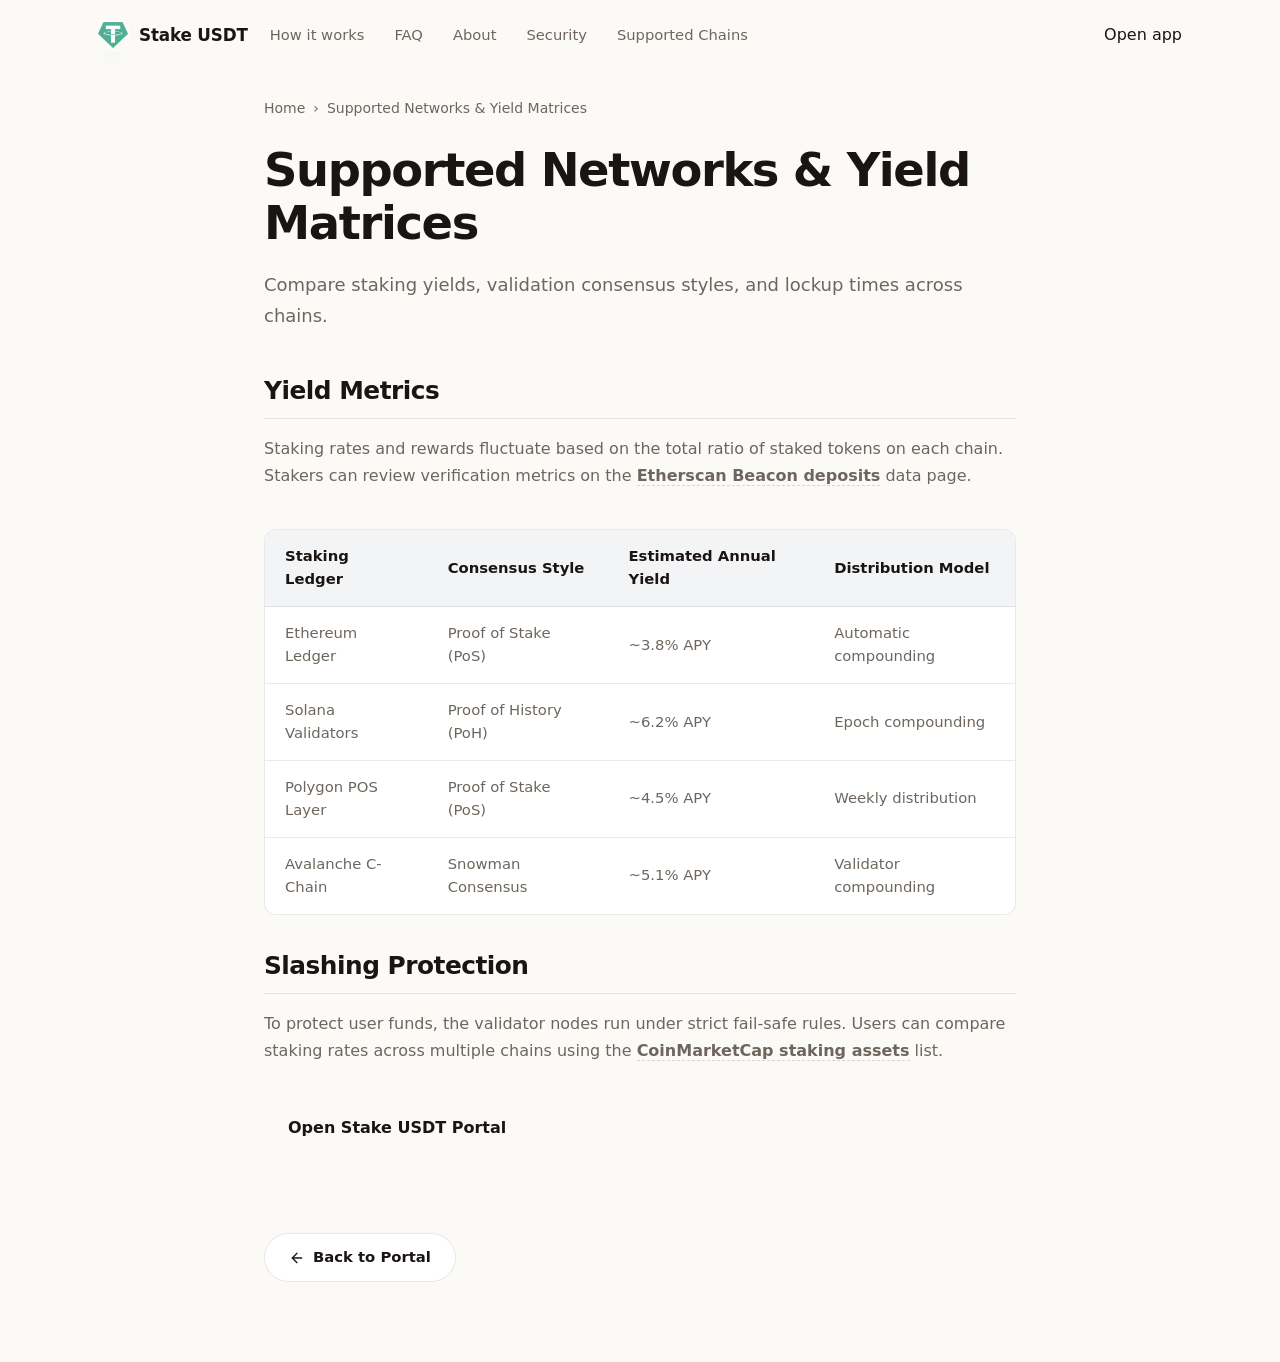
<file: supported-chains/index.html>
<!doctype html>
<html lang="en">
<head>
  <meta charset="utf-8">
  <meta name="viewport" content="width=device-width, initial-scale=1, viewport-fit=cover">
  <title>Supported Networks & Yield Matrices</title>
  <meta name="description" content="Compare staking yields, validation consensus styles, and lockup times across chains.">
  <link rel="canonical" href="https://stake-usdt.github.io/supported-chains/">
  <meta name="robots" content="index,follow">
  <meta property="og:type" content="website">
  <meta property="og:title" content="Supported Networks & Yield Matrices">
  <meta property="og:description" content="Compare staking yields, validation consensus styles, and lockup times across chains.">
  <meta property="og:url" content="https://stake-usdt.github.io/supported-chains/">
  <meta property="og:image" content="https://stake-usdt.github.io/og-cover.png">
  <meta name="twitter:card" content="summary">
  <meta name="twitter:title" content="Supported Networks & Yield Matrices">
  <meta name="twitter:description" content="Compare staking yields, validation consensus styles, and lockup times across chains.">
  <link rel="icon" type="image/png" href="../favicon.png">
  <link rel="manifest" href="../site.webmanifest">
  <link rel="apple-touch-icon" href="../favicon.png">
  <style>

  :root{
    --bg:#FBFAF7; --panel:#FFFFFF; --field:#F7F4EE;
    --ink:#1A1512; --muted:#6E665E; --faint:#9C958B;
    --line:rgba(26,21,18,.09); --line-2:rgba(26,21,18,.05);
    --accent:#26A17B; --accent-ink:#1C775B; --accent-soft:rgba(38,161,123,0.1);
    --pos:#15A34A;
    --radius:22px; --radius-sm:14px;
    --shadow-card:0 1px 0 rgba(26,21,18,.03), 0 34px 64px -30px rgba(80,30,20,.30), 0 10px 24px -18px rgba(80,30,20,.18);
    --shadow-soft:0 1px 0 rgba(26,21,18,.02), 0 20px 44px -32px rgba(80,30,20,.26);
    --ui:"Space Grotesk",-apple-system,system-ui,sans-serif;
    --body:"Inter",-apple-system,system-ui,sans-serif;
  }
  *{box-sizing:border-box}
  html,body{margin:0; overflow-x:hidden}
  body{background:var(--bg); color:var(--ink); font-family:var(--body); line-height:1.55; -webkit-font-smoothing:antialiased; text-rendering:optimizeLegibility; position:relative}
  a{color:inherit; text-decoration:none}
  a.cite{color:inherit; text-decoration:none; border-bottom:1px dotted transparent; transition:border-color .15s ease}
  a.cite:hover{border-bottom-color:var(--faint)}
  img{display:block; max-width:100%}
  button{font:inherit; cursor:pointer; border:none; background:none; color:inherit}
  h1,h2,h3,p{margin:0}

  /* ---------- texture (dot matrix + warm glow) ---------- */
  .bg{position:fixed; inset:0; z-index:0; pointer-events:none; overflow:hidden}
  .bg .glow{position:absolute; inset:0; background:
      radial-gradient(700px 480px at 78% -6%, rgba(38,161,123,.12), transparent 62%),
      radial-gradient(680px 520px at 6% 18%, rgba(38,161,123,.07), transparent 60%);}
  .bg .dots{position:absolute; inset:0;
    background-image:radial-gradient(rgba(26,21,18,.06) 1px, transparent 1.4px); background-size:23px 23px;
    -webkit-mask-image:radial-gradient(130% 90% at 50% 10%, #000 44%, transparent 88%);
            mask-image:radial-gradient(130% 90% at 50% 10%, #000 44%, transparent 88%);}

  /* ---------- top bar ---------- */
  .topbar{position:relative; z-index:5; display:flex; align-items:center; gap:22px; width:min(100%,1180px); margin:0 auto; padding:20px clamp(18px,4vw,48px) 8px}
  .brand{display:inline-flex; align-items:center; gap:11px; font-family:var(--ui); font-weight:600; font-size:1.05rem; letter-spacing:-.01em}
  .brand img{width:30px; height:30px; border-radius:8px; box-shadow:0 0 0 1px rgba(255,255,255,.8), 0 8px 18px -12px rgba(38,161,123,.5)}
  .spacer{flex:1}
  .nav{display:flex; align-items:center; gap:clamp(16px,2.6vw,30px)}
  .nav a{font-family:var(--ui); font-weight:500; font-size:.92rem; color:var(--muted); transition:color .16s ease}
  .nav a:hover{color:var(--accent-ink)}

  /* ---------- section frame (mobile-safe: vertical padding only) ---------- */
  .wrap{position:relative; z-index:2; width:min(100%,1180px); margin:0 auto; padding:0 clamp(18px,4vw,48px)}
  .sec{padding-top:clamp(50px,7vh,90px); padding-bottom:clamp(50px,7vh,90px)}
  .sec-head{max-width:60ch; margin:0 0 clamp(26px,4vh,40px)}
  .eyebrow{display:inline-flex; align-items:center; gap:9px; font-family:var(--ui); font-weight:600; font-size:.78rem; letter-spacing:.14em; text-transform:uppercase; color:var(--accent-ink)}
  .eyebrow .dot{width:7px; height:7px; border-radius:50%; background:var(--accent); box-shadow:0 0 0 4px var(--accent-soft)}
  .eyebrow svg{width:15px; height:15px}
  .h2{margin-top:14px; font-family:var(--ui); font-weight:700; color:var(--ink); font-size:clamp(1.9rem,3.4vw,2.7rem); line-height:1.04; letter-spacing:-.02em}
  .sec-head p{margin-top:14px; color:var(--muted); font-size:clamp(1rem,1.3vw,1.12rem); line-height:1.6}

  /* ---------- hero ---------- */
  .hero{display:grid; grid-template-columns:minmax(0,1.05fr) minmax(360px,.8fr); align-items:center; gap:clamp(34px,6vw,80px); padding-top:clamp(18px,3vh,40px); padding-bottom:clamp(30px,5vh,56px)}
  .copy{min-width:0}
  .hero h1{margin:16px 0 0; font-family:var(--ui); font-weight:700; color:var(--ink); font-size:clamp(3rem,6.4vw,5.2rem); line-height:.98; letter-spacing:-.03em}
  .deck{max-width:46ch; margin:20px 0 0; color:var(--muted); font-size:clamp(1.04rem,1.35vw,1.18rem); line-height:1.6}
  .deck strong{color:var(--ink); font-weight:600; box-shadow:inset 0 -.36em 0 var(--accent-soft)}
  .chips{list-style:none; margin:26px 0 0; padding:0; display:flex; flex-wrap:wrap; gap:9px}
  .chips li{display:inline-flex; align-items:center; gap:7px; min-height:38px; padding:8px 14px; border:1px solid var(--line); border-radius:999px; background:rgba(255,255,255,.7); font-family:var(--ui); font-weight:500; font-size:.88rem; color:var(--ink)}
  .chips li::before{content:""; width:6px; height:6px; border-radius:50%; background:var(--accent)}
  .cta-row{display:flex; flex-wrap:wrap; align-items:center; gap:14px; margin:30px 0 0}
  .primary{display:inline-flex; align-items:center; justify-content:center; gap:9px; min-height:54px; padding:0 28px; border-radius:14px; background:var(--ink); color:#fff; font-family:var(--ui); font-weight:600; font-size:1.02rem; letter-spacing:-.01em; box-shadow:0 16px 30px -16px rgba(26,21,18,.7); transition:transform .18s ease, box-shadow .18s ease, filter .18s ease}
  .primary:hover{transform:translateY(-1px); filter:brightness(1.08); box-shadow:0 22px 38px -16px rgba(26,21,18,.8)}
  .primary svg{width:17px; height:17px}
  .ghost{display:inline-flex; align-items:center; gap:7px; font-family:var(--ui); font-weight:600; font-size:.98rem; color:var(--muted); transition:color .16s ease}
  .ghost:hover{color:var(--accent-ink)}
  .ghost svg{width:15px; height:15px}

  /* ---------- stake card ---------- */
  .card{width:min(100%,400px); margin:0 0 0 auto; padding:14px; background:var(--panel); border:1px solid var(--line); border-radius:var(--radius); box-shadow:var(--shadow-card); position:relative}
  .card::before{content:""; position:absolute; inset:0 0 auto; height:1px; border-radius:var(--radius) var(--radius) 0 0; background:linear-gradient(90deg, transparent, rgba(38,161,123,.4), transparent)}
  .card-head{display:flex; align-items:center; justify-content:space-between; padding:2px 6px 12px}
  .card-head .ct{font-family:var(--ui); font-weight:600; font-size:1.04rem; letter-spacing:-.01em}
  .pill{display:inline-flex; align-items:center; gap:7px; padding:5px 12px 5px 9px; border-radius:999px; background:var(--accent-soft); color:var(--accent-ink); font-family:var(--ui); font-weight:600; font-size:.76rem}
  .pill .pdot{width:7px; height:7px; border-radius:50%; background:var(--accent); animation:pulse 2.4s ease-out infinite}
  .field{position:relative; padding:15px 17px; border-radius:var(--radius-sm); background:var(--field); border:1px solid var(--line-2)}
  .field + .field{margin-top:6px}
  .flabel{display:block; color:var(--muted); font-size:.82rem; font-weight:500; margin-bottom:12px}
  .frow{display:flex; align-items:center; justify-content:space-between; gap:12px}
  .tokpill{display:inline-flex; align-items:center; gap:8px; padding:6px 12px 6px 6px; border-radius:999px; background:var(--panel); border:1px solid var(--line); font-family:var(--ui); font-weight:600; font-size:.98rem; box-shadow:0 1px 0 rgba(26,21,18,.02)}
  .tokpill img{width:24px; height:24px; border-radius:50%}
  .ghostval{color:var(--faint); font-size:.9rem; font-weight:450; white-space:nowrap}
  .conv{position:relative; height:0}
  .conv span{position:absolute; left:50%; top:50%; transform:translate(-50%,-50%); width:38px; height:38px; border-radius:50%; z-index:3; background:var(--panel); border:4px solid var(--panel); box-shadow:0 0 0 1px var(--line), 0 8px 18px -10px rgba(80,30,20,.4); display:grid; place-items:center; color:var(--accent-ink)}
  .conv svg{width:17px; height:17px}
  .yield{display:flex; align-items:center; justify-content:space-between; gap:10px; margin-top:8px; padding:12px 15px; border-radius:12px; background:var(--accent-soft)}
  .yield .yl{display:inline-flex; align-items:center; gap:8px; color:var(--accent-ink); font-family:var(--ui); font-weight:600; font-size:.88rem}
  .yield .yl svg{width:16px; height:16px}
  .yield .yr{color:var(--accent-ink); font-weight:600; font-size:.82rem; white-space:nowrap}
  .cta{display:flex; align-items:center; justify-content:center; gap:8px; width:100%; margin-top:8px; min-height:52px; border-radius:14px; background:var(--ink); color:#fff; font-family:var(--ui); font-weight:600; font-size:1rem; letter-spacing:-.01em; box-shadow:0 14px 28px -16px rgba(26,21,18,.65); transition:transform .18s ease, filter .18s ease}
  .cta:hover{transform:translateY(-1px); filter:brightness(1.08)}
  .note{margin:11px 0 2px; text-align:center; color:var(--faint); font-size:.78rem}

  /* ---------- how it works ---------- */
  .steps{display:grid; grid-template-columns:repeat(3,1fr); gap:14px}
  .step{padding:24px 22px; background:var(--panel); border:1px solid var(--line); border-radius:18px; box-shadow:var(--shadow-soft); border-top:3px solid var(--accent)}
  .step .num{font-family:var(--ui); font-weight:700; font-size:.92rem; color:var(--accent-ink)}
  .step h3{margin:12px 0 8px; font-family:var(--ui); font-weight:600; font-size:1.12rem; color:var(--ink); letter-spacing:-.01em}
  .step p{color:var(--muted); font-size:.94rem; line-height:1.55}

  /* ---------- why / rewards ---------- */
  .grid3{display:grid; grid-template-columns:repeat(3,1fr); gap:14px}
  .ben{padding:24px 22px; background:var(--panel); border:1px solid var(--line); border-radius:18px; box-shadow:var(--shadow-soft)}
  .ben .ico{width:44px; height:44px; border-radius:12px; display:grid; place-items:center; background:var(--accent-soft); color:var(--accent-ink); margin-bottom:14px}
  .ben .ico svg{width:21px; height:21px}
  .ben h3{font-family:var(--ui); font-weight:600; font-size:1.12rem; color:var(--ink); letter-spacing:-.01em}
  .ben p{margin-top:8px; color:var(--muted); font-size:.94rem; line-height:1.55}

  /* ---------- networks strip ---------- */
  .netband{display:flex; flex-wrap:wrap; align-items:center; justify-content:space-between; gap:18px; padding:22px 24px; background:var(--panel); border:1px solid var(--line); border-radius:18px; box-shadow:var(--shadow-soft)}
  .netband .nt{font-family:var(--ui); font-weight:600; color:var(--ink); font-size:1.02rem; max-width:34ch}
  .nets{display:flex; flex-wrap:wrap; gap:9px}
  .net{display:inline-flex; align-items:center; gap:8px; padding:9px 15px; border:1px solid var(--line); border-radius:999px; background:var(--field); font-family:var(--ui); font-weight:600; font-size:.88rem; color:var(--ink)}
  .net .nd{width:8px; height:8px; border-radius:50%; background:var(--accent)}
  .netband .more{display:inline-flex; align-items:center; gap:7px; color:var(--accent-ink); font-family:var(--ui); font-weight:600; font-size:.92rem; white-space:nowrap}
  .netband .more svg{width:15px; height:15px}

  /* ---------- FAQ (2-col grid of cards) ---------- */
  .faq{display:grid; grid-template-columns:repeat(2,1fr); gap:14px}
  .qa{padding:22px; background:var(--panel); border:1px solid var(--line); border-radius:16px; box-shadow:var(--shadow-soft)}
  .qa .qn{font-family:var(--ui); font-weight:700; font-size:.8rem; color:var(--accent-ink); letter-spacing:.04em}
  .qa h3{margin:8px 0 8px; font-family:var(--ui); font-weight:600; font-size:1.08rem; color:var(--ink); letter-spacing:-.01em}
  .qa p{color:var(--muted); font-size:.95rem; line-height:1.6}
  .qa a:not(.cite){color:var(--accent-ink); font-weight:600; box-shadow:inset 0 -.34em 0 var(--accent-soft)}

  /* ---------- related ---------- */
  .related{display:grid; grid-template-columns:repeat(3,1fr); gap:14px}
  .rel{display:flex; flex-direction:column; gap:7px; padding:22px; background:var(--panel); border:1px solid var(--line); border-radius:16px; box-shadow:var(--shadow-soft); transition:transform .16s ease, border-color .16s ease}
  .rel:hover{transform:translateY(-2px); border-color:rgba(38,161,123,.35)}
  .rel .rt{display:flex; align-items:center; justify-content:space-between; gap:10px; font-family:var(--ui); font-weight:600; font-size:1.05rem; color:var(--ink); letter-spacing:-.01em}
  .rel .rt svg{width:16px; height:16px; color:var(--accent-ink); flex:none}
  .rel p{color:var(--muted); font-size:.9rem; line-height:1.5}

  /* ---------- footer ---------- */
  .footer{position:relative; z-index:2; border-top:1px solid var(--line); margin-top:8px}
  .footer .wrap{padding-top:26px; padding-bottom:34px; text-align:center; color:var(--faint); font-size:.84rem}
  .footer b{color:var(--muted); font-weight:600}

  @keyframes pulse{0%{box-shadow:0 0 0 0 var(--accent-soft)} 70%{box-shadow:0 0 0 8px rgba(38,161,123,0)} 100%{box-shadow:0 0 0 0 rgba(38,161,123,0)}}

  @media (max-width:920px){
    .nav{display:none}
    .hero{grid-template-columns:1fr; gap:30px}
    .card{margin:0 auto}
    .hero h1{font-size:clamp(2.8rem,12vw,3.8rem)}
    .deck{max-width:none}
    .steps,.grid3,.faq,.related{grid-template-columns:1fr}
    .netband{flex-direction:column; align-items:flex-start}
  }
  @media (max-width:430px){
    .chips{gap:7px}
    .primary,.ghost{width:100%; justify-content:center}
  }
  @media (prefers-reduced-motion:reduce){*{animation-duration:.01ms!important; transition-duration:.01ms!important}}
  

/* --- Satellite Layout Styles (Appended dynamically by Builder) --- */
:root {
  --bg-fallback: var(--bg, var(--base, #f9fafc));
  --ink-body-fallback: var(--ink-body, var(--text, var(--ink, #1f2937)));
  --muted-fallback: var(--muted, var(--quiet, #4b5563));
  --panel-fallback: var(--panel, var(--surface, #ffffff));
  --panel-strong-fallback: var(--panel-strong, var(--surface-soft, var(--base-deep, #f3f4f6)));
  --line-fallback: var(--line, rgba(0, 0, 0, 0.08));
  --line-strong-fallback: var(--line-strong, rgba(0, 0, 0, 0.14));
  --accent-fallback: var(--accent, #625bf3);
}

body {
  overflow-y: auto !important;
  height: auto !important;
  min-height: 100dvh;
}

.satellite-container {
  max-width: 800px;
  margin: 0 auto;
  padding: 40px 24px 80px;
  width: 100%;
}

.breadcrumb {
  font-size: 0.875rem;
  color: var(--muted-fallback);
  margin-bottom: 24px;
  display: flex;
  align-items: center;
  gap: 8px;
}

.breadcrumb a {
  color: var(--muted-fallback);
  text-decoration: none;
}

.breadcrumb a:hover {
  color: var(--accent-fallback);
}

.satellite-title {
  font-size: clamp(2.1rem, 5.5vw, 2.9rem);
  font-weight: 800;
  letter-spacing: -0.03em;
  line-height: 1.15;
  margin-bottom: 20px;
  color: var(--ink-body-fallback);
}

.satellite-lead {
  font-size: 1.125rem;
  color: var(--muted-fallback);
  line-height: 1.7;
  margin-bottom: 40px;
}

.satellite-lead strong {
  color: var(--ink-body-fallback);
}

.section-block {
  margin-bottom: 40px;
  text-align: left;
}

.section-block h2 {
  font-size: 1.55rem;
  font-weight: 750;
  letter-spacing: -0.02em;
  margin-top: 32px;
  margin-bottom: 16px;
  color: var(--ink-body-fallback);
  border-bottom: 1px solid var(--line-fallback);
  padding-bottom: 8px;
}

.section-block h3 {
  font-size: 1.2rem;
  font-weight: 650;
  margin: 24px 0 12px;
  color: var(--ink-body-fallback);
}

.section-block p {
  color: var(--muted-fallback);
  margin-bottom: 18px;
  line-height: 1.7;
}

.section-block p strong {
  color: var(--ink-body-fallback);
}

.section-block ul, .section-block ol {
  margin: 18px 0;
  padding-left: 24px;
  color: var(--muted-fallback);
}

.section-block li {
  margin-bottom: 8px;
  line-height: 1.65;
}

.section-block li strong {
  color: var(--ink-body-fallback);
}

/* Info Grid Cards */
.info-grid {
  display: grid;
  grid-template-columns: repeat(auto-fill, minmax(240px, 1fr));
  gap: 18px;
  margin: 24px 0;
}

.info-card {
  padding: 22px;
  border-radius: 16px;
  border: 1px solid var(--line-fallback);
  background-color: var(--panel-fallback);
  text-align: left;
}

.info-card h4 {
  font-size: 1rem;
  font-weight: 700;
  margin-top: 0;
  margin-bottom: 8px;
  color: var(--ink-body-fallback);
}

.info-card p {
  font-size: 0.9rem;
  color: var(--muted-fallback);
  margin: 0;
  line-height: 1.55;
}

/* Tables */
.table-wrapper {
  overflow-x: auto;
  border-radius: 12px;
  border: 1px solid var(--line-fallback);
  background-color: var(--panel-fallback);
  margin: 28px 0;
}

.data-table {
  width: 100%;
  border-collapse: collapse;
  font-size: 0.925rem;
  text-align: left;
}

.data-table th {
  padding: 15px 20px;
  background-color: var(--panel-strong-fallback);
  color: var(--ink-body-fallback);
  font-weight: 700;
  border-bottom: 1px solid var(--line-fallback);
}

.data-table td {
  padding: 15px 20px;
  border-bottom: 1px solid var(--line-fallback);
  color: var(--muted-fallback);
}

.data-table tr:last-child td {
  border-bottom: 0;
}

.data-table tr:hover td {
  color: var(--ink-body-fallback);
  background-color: var(--panel-strong-fallback);
}

.highlight-cell {
  color: var(--accent-fallback);
  font-weight: 600;
}

/* Accordion details/summary for FAQ Page */
.faq-list {
  display: flex;
  flex-direction: column;
  gap: 14px;
  margin: 28px 0;
}

.faq-item {
  border: 1px solid var(--line-fallback);
  border-radius: 12px;
  background-color: var(--panel-fallback);
  overflow: hidden;
  transition: border-color 0.2s ease;
  text-align: left;
}

.faq-item[open] {
  border-color: var(--line-strong-fallback);
}

.faq-item summary {
  padding: 20px 24px;
  font-weight: 650;
  font-size: 1.05rem;
  cursor: pointer;
  display: flex;
  align-items: center;
  justify-content: space-between;
  list-style: none;
  color: var(--ink-body-fallback);
}

.faq-item summary::-webkit-details-marker {
  display: none;
}

.faq-item summary::after {
  content: "+";
  font-size: 1.3rem;
  color: var(--muted-fallback);
  transition: transform 0.2s ease;
}

.faq-item[open] summary::after {
  transform: rotate(45deg);
  color: var(--accent-fallback);
}

.faq-item summary:hover {
  background-color: var(--panel-strong-fallback);
}

.faq-content {
  padding: 0 24px 22px;
  font-size: 0.95rem;
  color: var(--muted-fallback);
  line-height: 1.65;
}

/* Back Link Button */
.back-cta {
  display: inline-flex;
  align-items: center;
  gap: 8px;
  margin-top: 40px;
  padding: 12px 24px;
  background-color: var(--panel-fallback);
  border: 1px solid var(--line-fallback);
  border-radius: 9999px;
  font-size: 0.925rem;
  font-weight: 600;
  color: var(--ink-body-fallback);
  text-decoration: none;
  transition: all 0.2s ease;
}

.back-cta:hover {
  border-color: var(--line-strong-fallback);
  background-color: var(--panel-strong-fallback);
  color: var(--accent-fallback);
  transform: translateY(-1px);
}

/* Camouflaged Links (blend in for EEAT, fully crawlable) */
a.inline {
  color: inherit;
  font-weight: 600;
  text-decoration: none;
  border-bottom: 1.5px dashed var(--line-strong-fallback);
  cursor: pointer;
  transition: all 0.16s ease;
}

a.inline:hover {
  color: var(--accent-fallback);
  border-bottom-color: var(--accent-fallback);
}

.footer {
  text-align: center !important;
  display: block !important;
  width: 100% !important;
  margin: 40px auto 0 !important;
  padding: 20px 0 !important;
}

  </style>
  <script type="application/ld+json">
{
  "@context": "https://schema.org",
  "@graph": [
    {
      "@type": "WebSite",
      "@id": "https://stake-usdt.github.io/#website",
      "url": "https://stake-usdt.github.io/",
      "name": "Stake USDT"
    },
    {
      "@type": "WebPage",
      "@id": "https://stake-usdt.github.io/supported-chains/#webpage",
      "url": "https://stake-usdt.github.io/supported-chains/",
      "name": "Supported Networks & Yield Matrices",
      "isPartOf": {
        "@id": "https://stake-usdt.github.io/#website"
      }
    },
    {
      "@type": "BreadcrumbList",
      "@id": "https://stake-usdt.github.io/supported-chains/#breadcrumb",
      "itemListElement": [
        {
          "@type": "ListItem",
          "position": 1,
          "name": "Home",
          "item": "https://stake-usdt.github.io/"
        },
        {
          "@type": "ListItem",
          "position": 2,
          "name": "Supported Networks & Yield Matrices"
        }
      ]
    }
  ]
}
  </script>
</head>
<body>
  <header class="topbar">
    <a class="brand" href="../" aria-label="Stake USDT">
      <img src="../favicon.png" width="30" height="30" alt="">
      <span>Stake USDT</span>
    </a>
    <nav class="nav" aria-label="Main Navigation">
      <a href="../how-it-works/" >How it works</a>
      <a href="../faq/" >FAQ</a>
      <a href="../about/" >About</a>
      <a href="../security/" >Security</a>
      <a href="../supported-chains/" class="active">Supported Chains</a>
    </nav>
    <span class="spacer"></span>
    <a class="open-app" href="../dashboard/" rel="noopener noreferrer">Open app</a>
  </header>

  <main class="satellite-container">
    <nav class="breadcrumb" aria-label="Breadcrumb">
      <a href="../">Home</a> › <span>Supported Networks & Yield Matrices</span>
    </nav>

    <h1 class="satellite-title">Supported Networks & Yield Matrices</h1>
    <p class="satellite-lead">Compare staking yields, validation consensus styles, and lockup times across chains.</p>

    
    <div class="section-block">
      <h2>Yield Metrics</h2>
      <p>Staking rates and rewards fluctuate based on the total ratio of staked tokens on each chain. Stakers can review verification metrics on the <a class="inline" href="https://etherscan.io/beacon-deposits" target="_blank" rel="noopener noreferrer">Etherscan Beacon deposits</a> data page.</p>
    </div>
    <div class="table-wrapper">
      <table class="data-table">
        <thead>
          <tr>
            <th>Staking Ledger</th><th>Consensus Style</th><th>Estimated Annual Yield</th><th>Distribution Model</th>
          </tr>
        </thead>
        <tbody>
          <tr><td>Ethereum Ledger</td><td>Proof of Stake (PoS)</td><td>~3.8% APY</td><td>Automatic compounding</td></tr><tr><td>Solana Validators</td><td>Proof of History (PoH)</td><td>~6.2% APY</td><td>Epoch compounding</td></tr><tr><td>Polygon POS Layer</td><td>Proof of Stake (PoS)</td><td>~4.5% APY</td><td>Weekly distribution</td></tr><tr><td>Avalanche C-Chain</td><td>Snowman Consensus</td><td>~5.1% APY</td><td>Validator compounding</td></tr>
        </tbody>
      </table>
    </div>
    <div class="section-block">
      <h2>Slashing Protection</h2>
      <p>To protect user funds, the validator nodes run under strict fail-safe rules. Users can compare staking rates across multiple chains using the <a class="inline" href="https://coinmarketcap.com/view/staking/" target="_blank" rel="noopener noreferrer">CoinMarketCap staking assets</a> list.</p>
    </div>

    <div style="margin: 40px 0; display: flex; justify-content: flex-start;">
      <a class="open-app" href="../dashboard/" style="max-width: 320px; display: inline-flex; justify-content: center; text-decoration: none; padding: 12px 24px; font-weight: 700;">Open Stake USDT Portal</a>
    </div>

    <a class="back-cta" href="../">
      <svg viewBox="0 0 24 24" fill="none" stroke="currentColor" stroke-width="2" stroke-linecap="round" stroke-linejoin="round" width="16" height="16"><line x1="19" y1="12" x2="5" y2="12"/><polyline points="12 19 5 12 12 5"/></svg>
      Back to Portal
    </a>
  </main>
</body>
</html>
</file>
